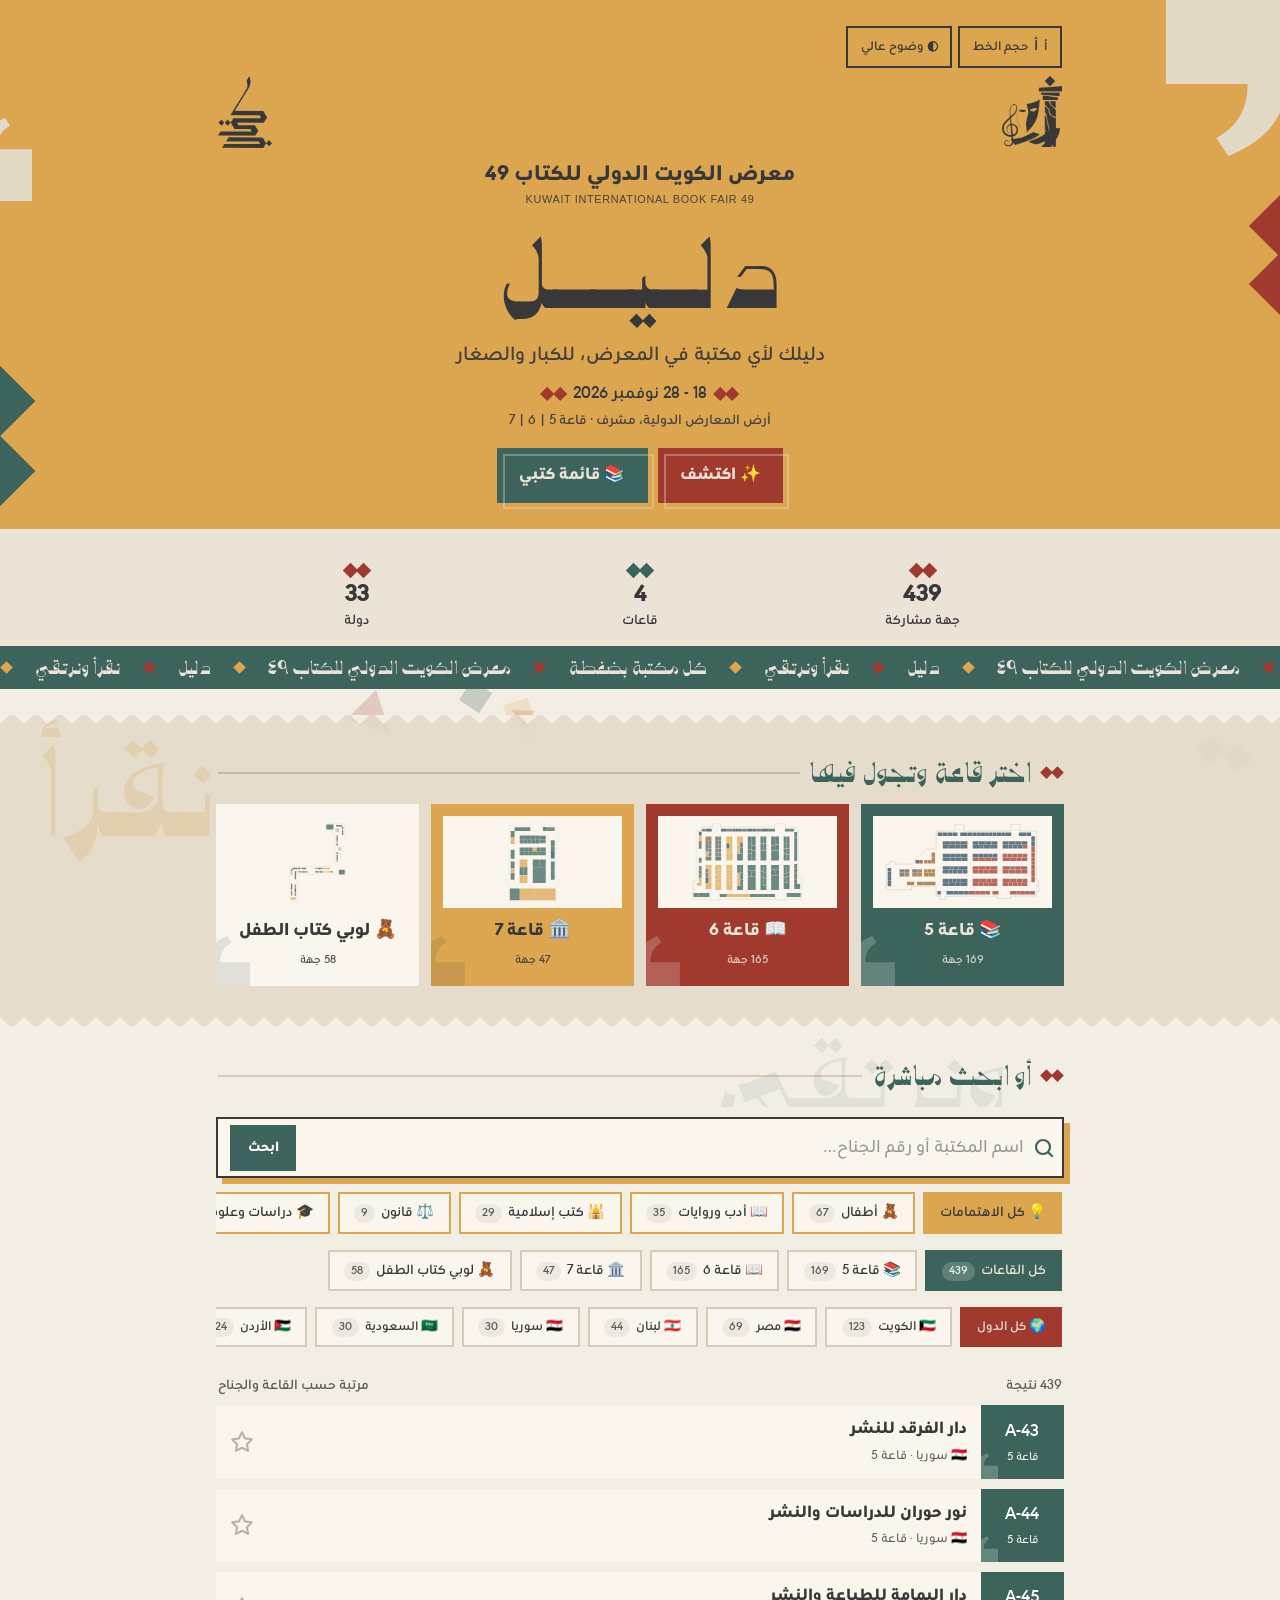
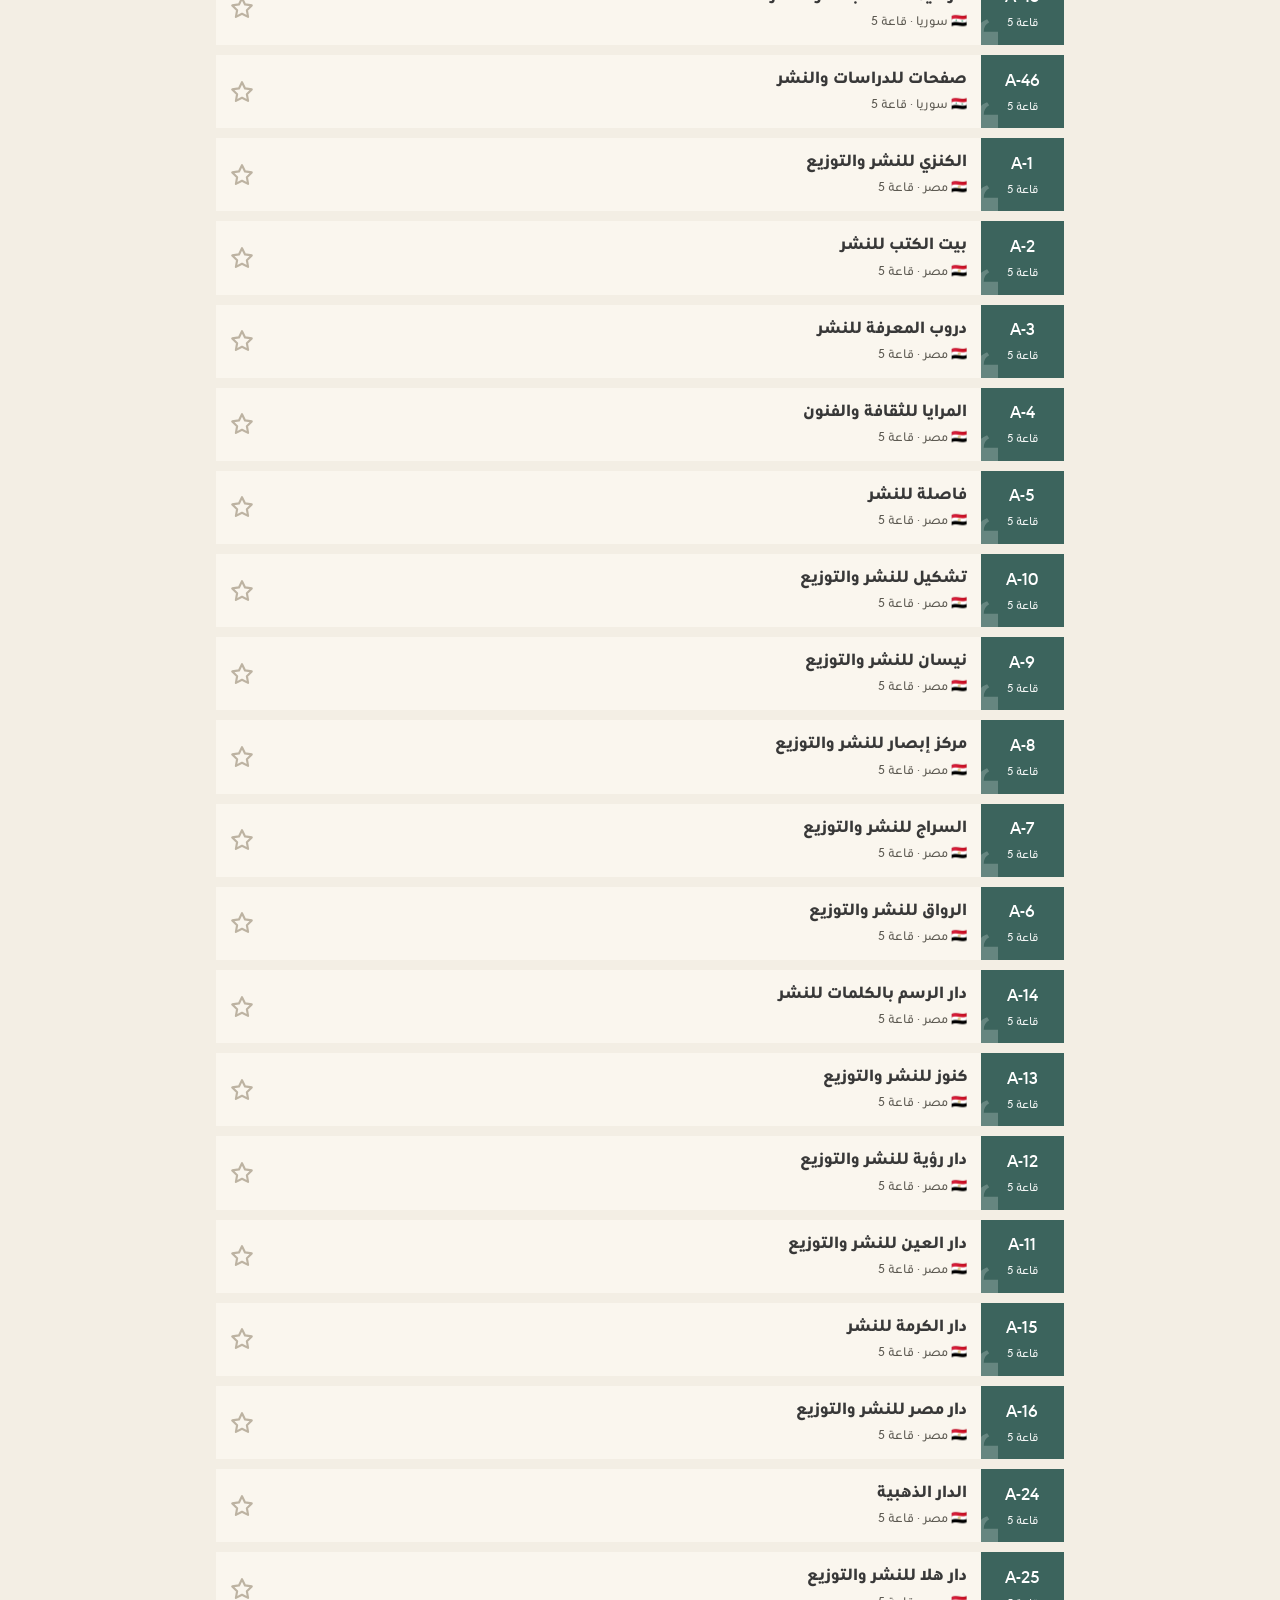
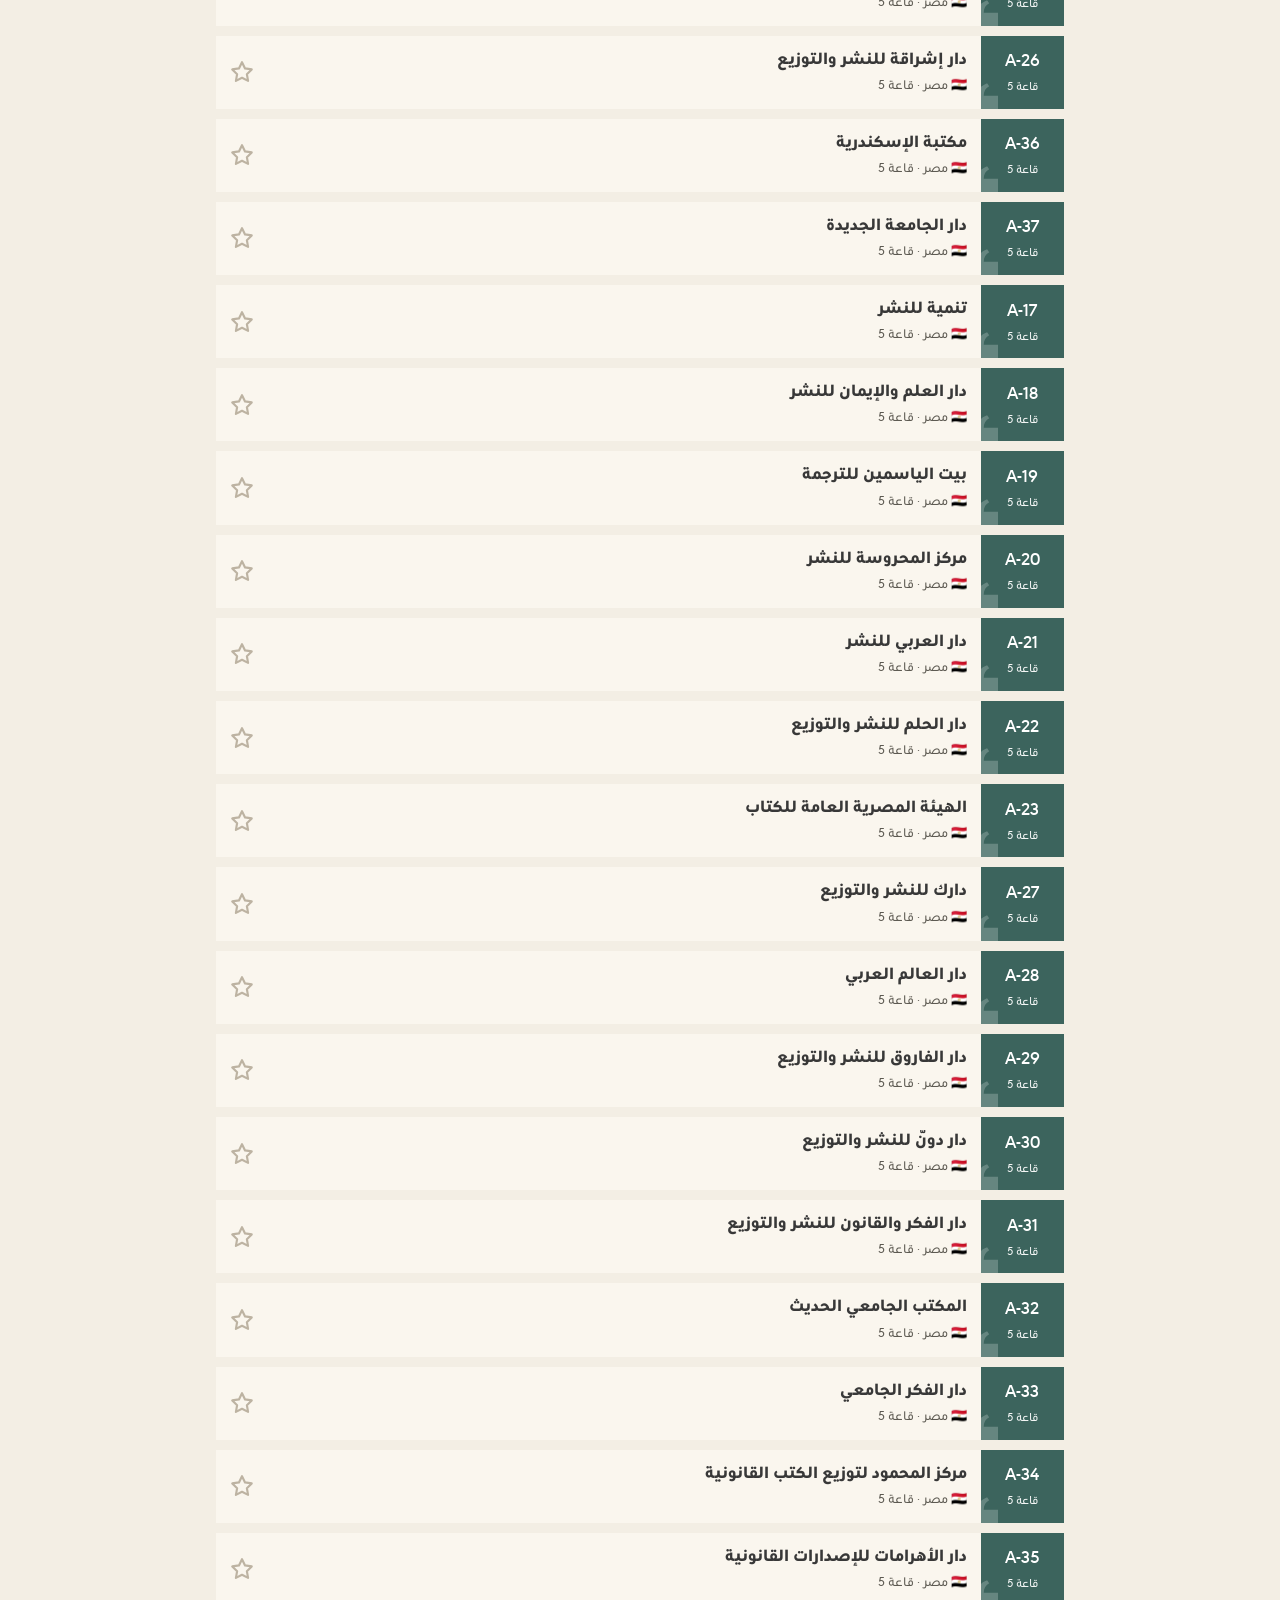
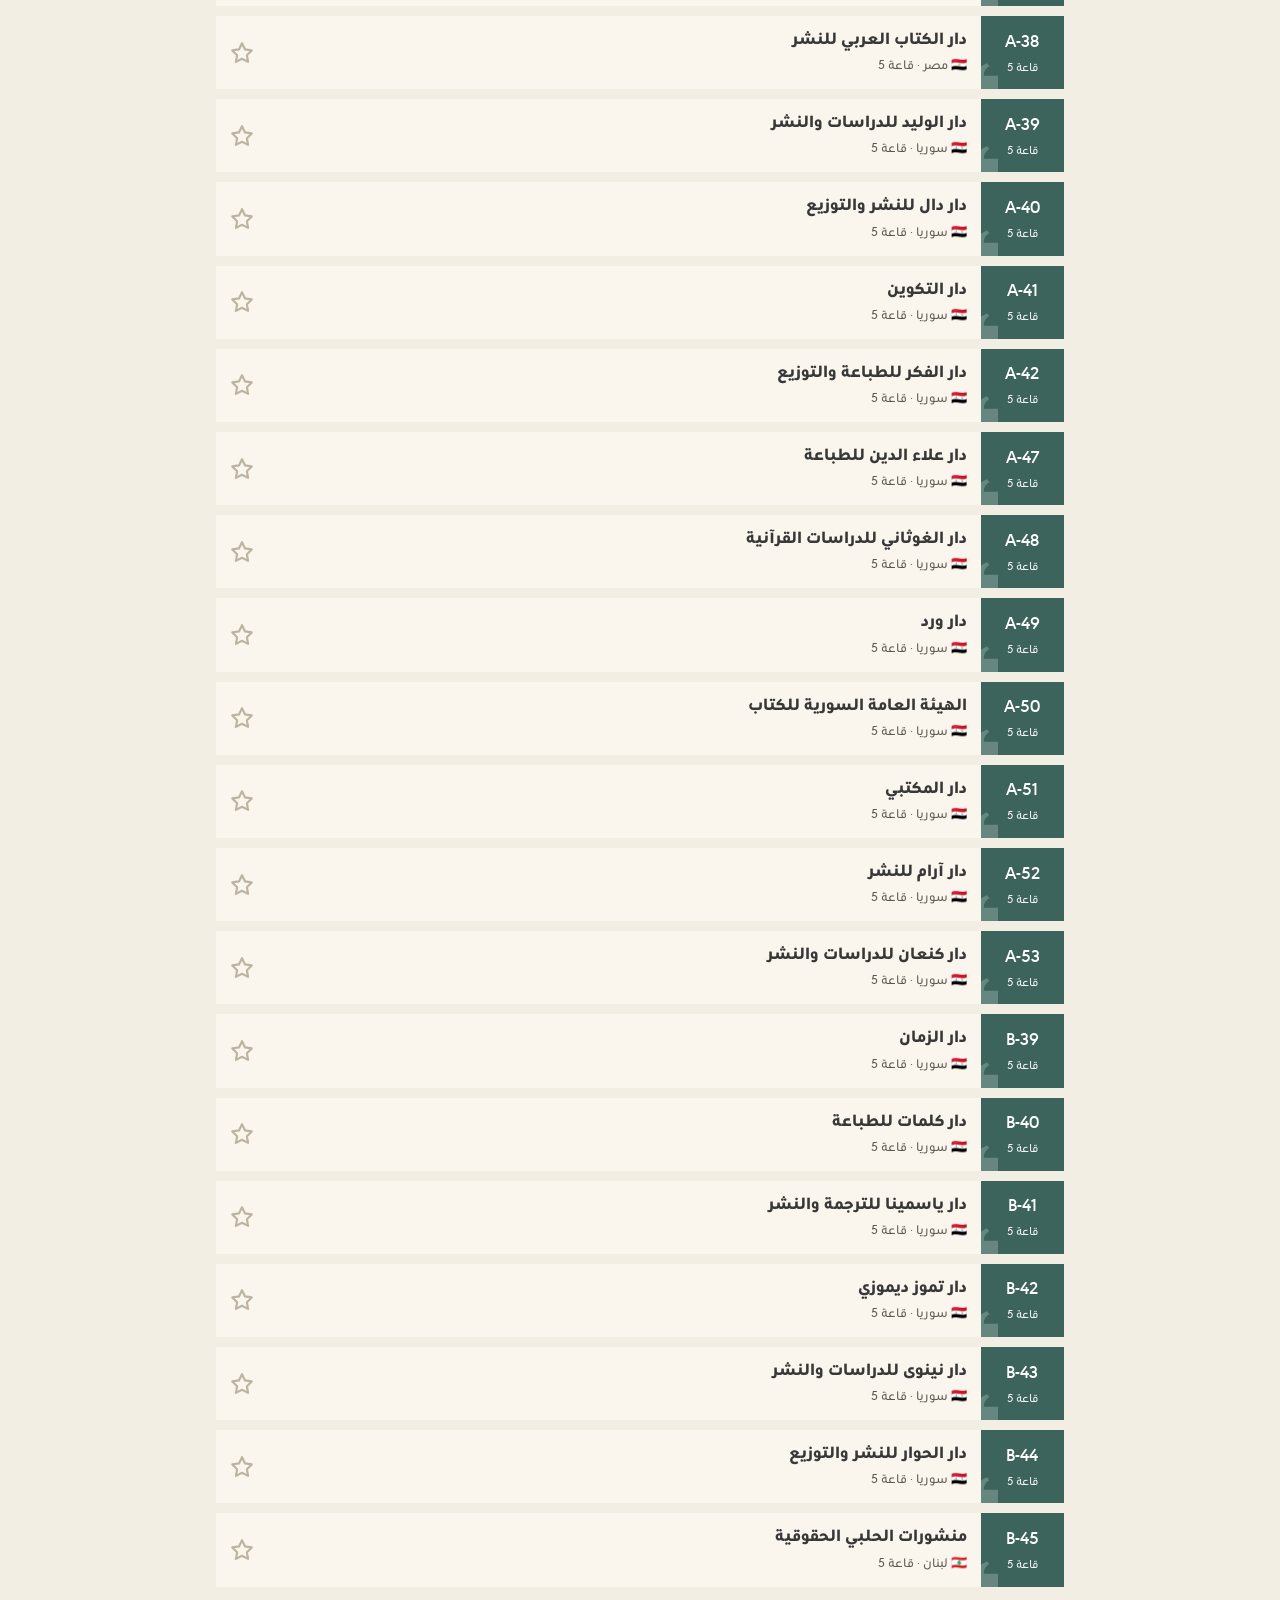
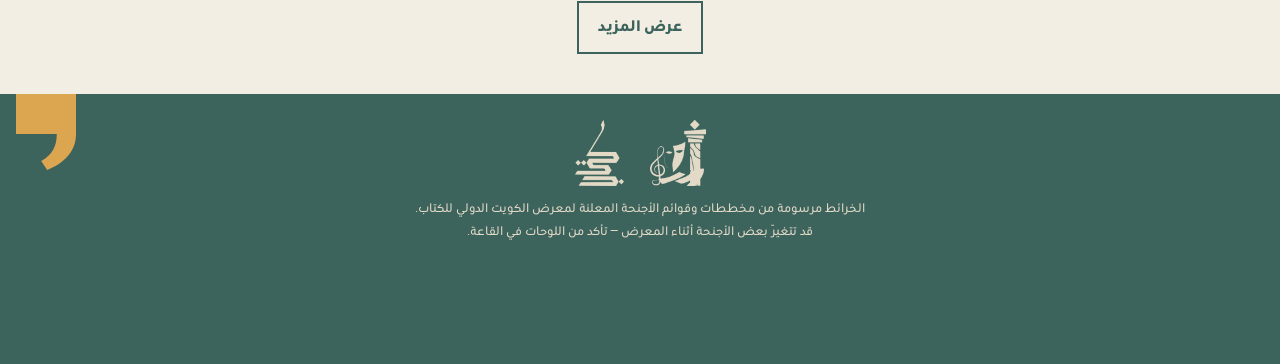
<file: index.html>
<!DOCTYPE html>
<html lang="ar" dir="rtl">
<head>
<meta charset="utf-8">
<meta name="viewport" content="width=device-width, initial-scale=1">
<link rel="manifest" href="manifest.webmanifest">
<link rel="apple-touch-icon" href="icon-180.png">
<meta name="theme-color" content="#dca651">
<meta name="apple-mobile-web-app-capable" content="yes">
<meta name="apple-mobile-web-app-title" content="دليل">
<title>دليل — معرض الكويت الدولي للكتاب</title>
<link rel="preload" href="fonts/URWGeometricArabic-Medium.ttf" as="font" type="font/ttf" crossorigin>
<link rel="preload" href="fonts/Momken-Regular.otf" as="font" type="font/otf" crossorigin>
<style>
:root{
  --paper:#f4efe6; --card:#fffdf8; --ink:#1d2624; --muted:#5f655f; --line:#e3d9c7;
  --green:#1f5e57; --green2:#2f7d73; --maroon:#7a2a2a; --gold:#d9a441; --floor:#fbf7ef; --floor2:#efe6d4;
  --shadow:0 10px 30px -12px rgba(31,40,38,.25);
}
html{font-size:16px} html.fs2{font-size:19px} html.fs3{font-size:22.5px}
body.hc{--paper:#fff;--card:#fff;--ink:#000;--muted:#1b1b1b;--line:#000;--green:#00463f;--maroon:#6b0000;--floor:#fff;--floor2:#ddd}
body.hc .item,body.hc .chip,body.hc .field,body.hc .stat,body.hc .hallcard{border-width:2px}
*{box-sizing:border-box;-webkit-tap-highlight-color:transparent}
html,body{margin:0;background:var(--paper);color:var(--ink);font-family:"Baloo Bhaijaan 2",system-ui,sans-serif}
button{font-family:inherit;cursor:pointer;border:0;background:none;color:inherit;font-size:inherit}
button:focus-visible,input:focus-visible,.item:focus-visible{outline:3px solid var(--gold);outline-offset:2px}
.wrap{max-width:880px;margin:0 auto;padding:0 16px 130px}

/* ---------- top / a11y ---------- */
.a11y{display:flex;gap:6px;justify-content:flex-start;padding-top:12px;flex-wrap:wrap}
.a11y button{display:flex;align-items:center;gap:6px;background:var(--card);border:1px solid var(--line);border-radius:999px;padding:.4rem .8rem;font-size:.82rem;font-weight:600;color:var(--ink)}
.a11y button.on{background:var(--ink);color:var(--paper)}
.hero{padding:14px 0 10px}
.brand{display:flex;align-items:center;gap:12px}
.logo{width:56px;height:56px;border-radius:18px;background:var(--green);display:grid;place-items:center;box-shadow:var(--shadow);flex:none}
.logo svg{width:32px;height:32px}
h1{font-family:"Lalezar",sans-serif;font-size:2.2rem;margin:0;line-height:1.1;color:var(--green)}
h1 span{color:var(--maroon)}
.sub{margin:6px 0 0;color:var(--muted);font-size:.95rem}
.stats{display:flex;gap:8px;margin-top:14px;flex-wrap:wrap}
.stat{background:var(--card);border:1px solid var(--line);border-radius:999px;padding:.35rem .8rem;font-size:.85rem;color:var(--muted)}
.stat b{color:var(--green);font-size:1rem}

/* ---------- halls strip (drawn mini maps) ---------- */
.sect{font-family:"Lalezar",sans-serif;color:var(--green);font-size:1.15rem;margin:22px 2px 10px}
.halls{display:grid;grid-template-columns:repeat(4,1fr);gap:10px}
@media(max-width:620px){.halls{grid-template-columns:repeat(2,1fr)}}
.hallcard{background:var(--card);border:1px solid var(--line);border-radius:18px;padding:10px;text-align:center;box-shadow:var(--shadow);transition:transform .15s}
.hallcard:active{transform:scale(.97)}
.hallcard svg{width:100%;height:82px;display:block}
.hallcard b{display:block;margin-top:6px;font-size:.95rem}
.hallcard small{color:var(--muted);font-size:.78rem}
.hallcard.kids{background:linear-gradient(160deg,#fff4dc,#ffe6ef);border-color:#f2c9a0}

/* ---------- Search ---------- */
.searchbox{position:sticky;top:0;z-index:20;background:linear-gradient(var(--paper) 80%,transparent);padding:10px 0 12px}
.field{display:flex;align-items:center;gap:8px;background:var(--card);border:2px solid var(--line);border-radius:18px;padding:6px 8px 6px 14px;box-shadow:var(--shadow)}
.field:focus-within{border-color:var(--green2)}
.field>svg{flex:none;width:24px;height:24px;color:var(--green)}
.field input{flex:1;min-width:0;border:0;outline:0;background:none;font:inherit;font-size:1.08rem;padding:.6rem 0;color:var(--ink)}
.field input::placeholder{color:#97978f}
.clear{width:36px;height:36px;border-radius:10px;color:var(--muted);display:none}
.clear.on{display:grid;place-items:center}
.surprise{flex:none;display:flex;align-items:center;gap:6px;background:var(--maroon);color:#fff;border-radius:12px;padding:.6rem .8rem;font-weight:600;font-size:.9rem}
.chips{display:flex;gap:8px;overflow-x:auto;padding:12px 2px 2px;scrollbar-width:none}
.chips::-webkit-scrollbar{display:none}
.chip{flex:none;padding:.45rem .9rem;border-radius:999px;border:1px solid var(--line);background:var(--card);font-size:.9rem;color:var(--ink);white-space:nowrap}
.chip small{display:inline-block;color:var(--muted);margin-inline-start:6px;background:rgba(0,0,0,.05);border-radius:999px;padding:0 7px;font-size:.75rem}
.chip.on{background:var(--green);color:#fff;border-color:var(--green)}
.chip.on small{color:#e7f3f0;background:rgba(255,255,255,.18)}
.chips.countries .chip{font-size:.83rem}
.chips.countries .chip.on{background:var(--maroon);border-color:var(--maroon)}

/* ---------- Results ---------- */
.meta{display:flex;justify-content:space-between;align-items:center;margin:14px 2px 8px;color:var(--muted);font-size:.85rem}
.hint{background:#fff6e2;border:1px dashed var(--gold);border-radius:14px;padding:10px 14px;margin:6px 0 10px;font-size:.9rem;color:#3b3220}
.list{display:grid;gap:10px}
.item{display:flex;align-items:stretch;background:var(--card);border:1px solid var(--line);border-radius:18px;overflow:hidden;animation:rise .35s both;cursor:pointer}
.item:active{transform:scale(.985)}
@keyframes rise{from{opacity:0;transform:translateY(8px)}to{opacity:1;transform:none}}
.tag{flex:none;width:5rem;display:flex;flex-direction:column;align-items:center;justify-content:center;gap:2px;color:#fff;padding:10px 4px}
.tag .bn{font-weight:700;font-size:1.15rem;direction:ltr}
.tag .hn{font-size:.72rem;opacity:.95}
.t-h5{background:#1f5e57} .t-h6{background:#7a2a2a} .t-h7{background:#3e4a6b} .t-kids{background:#b5672b}
.body{flex:1;min-width:0;padding:12px 14px}
.name{font-weight:600;font-size:1rem;line-height:1.5}
.name mark{background:#fde9b4;color:inherit;border-radius:4px;padding:0 2px}
.cty{font-size:.82rem;color:var(--muted);margin-top:3px}
.star{flex:none;width:3.3rem;display:grid;place-items:center;color:#bdb3a2}
.star svg{width:26px;height:26px;transition:transform .25s}
.star.on{color:var(--gold)}
.star.on svg{transform:scale(1.15) rotate(-12deg)}
.empty{text-align:center;color:var(--muted);padding:40px 10px;line-height:1.9}
.more{display:block;margin:14px auto;padding:.7rem 1.2rem;border-radius:12px;background:var(--card);border:1px solid var(--line);font-weight:600;color:var(--green)}

/* ---------- dock ---------- */
.dock{position:fixed;inset-inline:0;bottom:14px;z-index:30;display:flex;justify-content:center;pointer-events:none}
.dock button{pointer-events:auto;display:flex;align-items:center;gap:10px;background:var(--ink);color:var(--paper);border-radius:999px;padding:.8rem 1.3rem;font-weight:600;box-shadow:0 14px 30px -10px rgba(0,0,0,.5);transform:translateY(140px);transition:transform .35s cubic-bezier(.2,1.4,.4,1)}
.dock button.on{transform:none}
.dock .cnt{background:var(--gold);color:#1d2624;border-radius:999px;min-width:26px;height:26px;display:grid;place-items:center;font-size:.9rem}

/* ---------- sheets ---------- */
.sheet{position:fixed;inset:0;z-index:50;display:none;flex-direction:column;background:var(--paper)}
.sheet.open{display:flex;animation:fade .25s}
@keyframes fade{from{opacity:0}to{opacity:1}}
.bar{display:flex;align-items:center;gap:10px;padding:10px 12px;background:var(--card);border-bottom:1px solid var(--line)}
.bar h2{flex:1;margin:0;font-size:1.1rem;font-family:"Lalezar",sans-serif;color:var(--green)}
.icon{width:44px;height:44px;border-radius:12px;display:grid;place-items:center;background:#f1ebdf;color:#1d2624;flex:none}
.icon svg{width:22px;height:22px}

/* ---------- drawn map ---------- */
.viewport{position:relative;flex:1;overflow:hidden;touch-action:none;cursor:grab;
  background:radial-gradient(circle at 20% 10%,#e9f1ee 0,transparent 45%),radial-gradient(circle at 90% 90%,#f6e7d4 0,transparent 40%),#ece6da}
body.hc .viewport{background:#e8e8e8}
.viewport.drag{cursor:grabbing}
.stage{position:absolute;left:0;top:0;transform-origin:0 0;will-change:transform}
.stage.anim{transition:transform .75s cubic-bezier(.22,.9,.25,1)}
.stage svg{display:block;overflow:visible}
.floor{fill:var(--floor);stroke:#d8ccb4;stroke-width:3}
.corr{fill:none;stroke:var(--floor);stroke-linecap:round;stroke-linejoin:round}
.corrEdge{fill:none;stroke:#d8ccb4;stroke-linecap:round;stroke-linejoin:round}
.bt rect{stroke-width:2;transition:fill .3s,opacity .3s}
.bt .num{font:700 15px "Baloo Bhaijaan 2",sans-serif;text-anchor:middle;dominant-baseline:central;direction:ltr;pointer-events:none}
.bt .nm{font:600 7.5px "Baloo Bhaijaan 2",sans-serif;text-anchor:middle;dominant-baseline:central;fill:#1d2624;pointer-events:none;opacity:0;transition:opacity .3s}
.zoomed .bt .nm{opacity:1}
.zoomed .bt .num{transform:translateY(-6px)}
.bt{cursor:pointer}
.bt .vs{display:none}
.bt.v .vs{display:inline}
svg.focus .bt rect{opacity:.38}
svg.focus .bt.nb rect,svg.focus .bt.sel rect{opacity:1}
.bt.nb rect{stroke:#d9a441!important;stroke-width:4}
.bt.sel rect{fill:#7a2a2a!important;stroke:#fff!important;stroke-width:4}
.bt.sel .num{fill:#fff!important}
.bt.sel .nm{fill:#fff!important}
.halo{fill:none;stroke:#7a2a2a;stroke-width:5;animation:halo 1.6s ease-out infinite;transform-box:fill-box;transform-origin:center}
.halo.b{animation-delay:.8s}
@keyframes halo{from{transform:scale(.6);opacity:.95}to{transform:scale(1.9);opacity:0}}
.pinG{animation:bob 1.4s ease-in-out infinite}
@keyframes bob{50%{transform:translateY(-8px)}}
.ent text{font:700 14px "Baloo Bhaijaan 2",sans-serif;fill:#fff;text-anchor:middle;dominant-baseline:central}
.compass{position:absolute;inset-inline-end:12px;bottom:12px;z-index:3;background:var(--card);border-radius:14px;box-shadow:var(--shadow);padding:8px 10px;font-size:.75rem;max-width:62%}
.compass .legend{margin-top:6px}
.legend span{display:inline-flex;align-items:center;gap:4px;margin:2px 0 2px 8px;white-space:nowrap}
.legend i{width:12px;height:12px;border-radius:3px;display:inline-block;border:2px solid}
.zoom{position:absolute;inset-inline-start:12px;top:12px;display:flex;flex-direction:column;gap:8px;z-index:3}
.zoom button{width:46px;height:46px;border-radius:14px;background:var(--card);box-shadow:var(--shadow);font-size:1.4rem;font-weight:700;color:var(--green)}
.zoom button.tg{font-size:.7rem;line-height:1.15}
.halltabs{position:absolute;inset-inline-end:12px;top:12px;z-index:3;display:flex;gap:6px;flex-wrap:wrap;justify-content:flex-end;max-width:72%}
.halltabs button{background:var(--card);box-shadow:var(--shadow);border-radius:12px;padding:.45rem .7rem;font-size:.82rem;font-weight:600;color:var(--ink)}
.halltabs button.on{background:var(--green);color:#fff}

.info{background:var(--card);border-top-left-radius:26px;border-top-right-radius:26px;padding:12px 18px 18px;box-shadow:0 -10px 30px -12px rgba(0,0,0,.25);position:relative;z-index:4;max-height:52vh;overflow:auto}
.info .grip{width:44px;height:5px;border-radius:9px;background:#ddd3c2;margin:0 auto 10px}
.info .row{display:flex;gap:12px;align-items:center}
.badge{flex:none;border-radius:16px;color:#fff;padding:8px 12px;text-align:center;min-width:5rem}
.badge b{display:block;font-size:1.3rem;direction:ltr}
.badge span{font-size:.75rem;opacity:.95}
.info .nm{font-weight:700;font-size:1.15rem;line-height:1.45}
.info .ct{color:var(--muted);font-size:.9rem}
.where{margin-top:12px;background:#f6f0e4;border-radius:14px;padding:10px 12px;font-size:.92rem;line-height:1.8;color:#2b2b26}
body.hc .where{background:#fff;border:2px solid #000}
.where button{display:inline;background:#fff;border:1px solid #e3d6bd;border-radius:8px;padding:1px 8px;margin:2px;font-size:.85rem;color:#1d2624}
.actions{display:flex;gap:8px;margin-top:12px;flex-wrap:wrap}
.btn{flex:1;min-width:8.5rem;display:flex;align-items:center;justify-content:center;gap:6px;padding:.8rem;border-radius:14px;font-weight:600;font-size:.92rem;background:#f1ebdf;color:#1d2624}
.btn.pri{background:var(--green);color:#fff}
.btn.gold{background:var(--gold);color:#1d2624}
.btn svg{width:18px;height:18px}
.tour{display:none;align-items:center;gap:8px;margin-top:10px}
.tour.on{display:flex}
.tour .prog{flex:1;text-align:center;font-size:.85rem;color:var(--muted)}
.toast{position:fixed;left:50%;bottom:90px;transform:translate(-50%,40px);opacity:0;background:var(--ink);color:var(--paper);padding:10px 16px;border-radius:12px;font-size:.9rem;z-index:90;transition:all .3s;pointer-events:none;max-width:90%;text-align:center}
.toast.on{opacity:1;transform:translate(-50%,0)}

.vlist{flex:1;overflow:auto;padding:14px 16px 30px}
.vh{display:flex;align-items:center;gap:8px;margin:14px 2px 8px;font-weight:700;color:var(--green)}
.vh i{flex:1;height:1px;background:var(--line)}
.vi{display:flex;align-items:center;gap:10px;background:var(--card);border:1px solid var(--line);border-radius:14px;padding:10px 12px;margin-bottom:8px}
.vi .n{width:30px;height:30px;border-radius:50%;display:grid;place-items:center;background:#efe8da;color:#1d2624;font-weight:700;font-size:.85rem;flex:none}
.vi.done{opacity:.55}
.vi.done .n{background:var(--green);color:#fff}
.vi .tx{flex:1;min-width:0;cursor:pointer}
.vi .tx b{display:block;font-size:.95rem}
.vi .tx span{font-size:.8rem;color:var(--muted)}
.vi .ck{width:40px;height:40px;border-radius:10px;background:#f1ebdf;color:#1d2624;display:grid;place-items:center}
.vi .rm{width:34px;height:34px;color:#a99}
.vfoot .btn{min-width:0;padding:.75rem .5rem}
.vfoot{padding:12px 16px;background:var(--card);border-top:1px solid var(--line);display:flex;gap:8px}
footer{color:var(--muted);font-size:.8rem;text-align:center;margin-top:30px;line-height:1.8}
@media(min-width:760px){ h1{font-size:2.7rem} .info{max-width:760px;margin:0 auto;width:100%} }

/* ================= THEME: playful & bright ================= */
:root{--paper:#fff8ef;--card:#ffffff;--ink:#23213a;--muted:#6b6880;--line:#f0e3d2;
  --green:#0fa79a;--green2:#12b5a5;--maroon:#ff5d6c;--gold:#ffb703;--floor:#fffaf2;--floor2:#ffeeda;
  --violet:#7c5cff;--coral:#ff6b57;--sun:#ffc23d;--sky:#3aa0ff;
  --shadow:0 12px 28px -14px rgba(76,52,140,.35)}
body:not(.hc){background:
  radial-gradient(600px 380px at 105% -5%,#ffe1ec 0,transparent 60%),
  radial-gradient(520px 360px at -10% 12%,#d9f7f2 0,transparent 60%),
  radial-gradient(700px 500px at 50% 110%,#fff0c9 0,transparent 60%),var(--paper);background-attachment:fixed}
body{letter-spacing:0}
.hero{position:relative}
.deco{position:absolute;inset:0;pointer-events:none;z-index:0}
.deco span{position:absolute;font-size:1.6rem;opacity:.85;animation:float 6s ease-in-out infinite}
.deco span:nth-child(1){top:-2px;left:2%;animation-delay:0s}
.deco span:nth-child(2){top:-6px;left:18%;font-size:1.2rem;animation-delay:1.2s}
.deco span:nth-child(3){bottom:58px;left:1%;font-size:1rem;animation-delay:.6s}
@keyframes float{0%,100%{transform:translateY(0) rotate(-6deg)}50%{transform:translateY(-10px) rotate(6deg)}}
.brand,.stats{position:relative;z-index:1}
h1{font-family:"Lalezar",sans-serif;font-weight:400;font-size:2.9rem;line-height:1.05;
  background:linear-gradient(90deg,#7c5cff,#ff5d6c 55%,#ffb703);-webkit-background-clip:text;background-clip:text;color:transparent}
h1 span{color:transparent}
.logo{background:linear-gradient(140deg,#7c5cff,#ff5d6c);border-radius:22px;transform:rotate(-6deg)}
.sub{font-size:1rem;color:var(--muted)}
.stat{border:0;background:#fff;box-shadow:var(--shadow);font-weight:500}
.stat:nth-child(1) b{color:#7c5cff}.stat:nth-child(2) b{color:#ff5d6c}.stat:nth-child(3) b{color:#0fa79a}
.sect{font-family:"Lalezar",sans-serif;font-weight:400;font-size:1.45rem;color:var(--ink)}
.sect::after{content:"";display:block;width:54px;height:6px;border-radius:9px;margin-top:2px;background:linear-gradient(90deg,#ffb703,#ff5d6c)}
.a11y button{border:0;box-shadow:var(--shadow);background:#fff}
.a11y button.on{background:#23213a;color:#fff}
.hallcard{border:0;border-radius:24px;padding:12px;box-shadow:var(--shadow);position:relative;overflow:hidden}
.hallcard::before{content:"";position:absolute;inset:0 0 auto 0;height:7px}
.hallcard[data-hall="h5"]{background:linear-gradient(170deg,#e3fbf7,#fff 60%)}.hallcard[data-hall="h5"]::before{background:#12b5a5}
.hallcard[data-hall="h6"]{background:linear-gradient(170deg,#ffe8e4,#fff 60%)}.hallcard[data-hall="h6"]::before{background:#ff6b57}
.hallcard[data-hall="h7"]{background:linear-gradient(170deg,#ece6ff,#fff 60%)}.hallcard[data-hall="h7"]::before{background:#7c5cff}
.hallcard.kids{background:linear-gradient(160deg,#fff3c4,#ffe0ef 70%)}.hallcard.kids::before{background:linear-gradient(90deg,#ffb703,#ff5d9e,#3aa0ff)}
.hallcard b{font-size:1.08rem;font-weight:700}
.hallcard:hover{transform:translateY(-3px) rotate(-.6deg)}
.field{border:0;border-radius:22px;padding:6px 8px 6px 14px;box-shadow:0 0 0 3px transparent,var(--shadow);background:
  linear-gradient(#fff,#fff) padding-box,linear-gradient(90deg,#7c5cff,#ff5d6c,#ffb703) border-box;border:3px solid transparent}
.field>svg{color:#7c5cff}
.field input{font-size:1.12rem}
.surprise{background:linear-gradient(120deg,#ff5d6c,#ff9f1c);border-radius:16px;padding:.65rem .95rem;font-weight:700;box-shadow:0 8px 18px -8px rgba(255,93,108,.8);animation:wiggle 4s ease-in-out infinite}
@keyframes wiggle{0%,90%,100%{transform:none}93%{transform:rotate(-4deg) scale(1.04)}96%{transform:rotate(4deg) scale(1.04)}}
.chip{border:0;box-shadow:0 4px 12px -8px rgba(76,52,140,.45);font-weight:600}
.chip.on{background:linear-gradient(120deg,#7c5cff,#a26bff);color:#fff}
.chips.countries .chip.on{background:linear-gradient(120deg,#ff5d6c,#ff8a5b)}
.item{border:0;border-radius:22px;box-shadow:var(--shadow);transition:transform .15s}
.item:hover{transform:translateY(-2px)}
.tag{border-radius:18px;margin:6px;width:4.8rem}
.t-h5{background:linear-gradient(150deg,#12b5a5,#0b8f84)}
.t-h6{background:linear-gradient(150deg,#ff6b57,#e8455e)}
.t-h7{background:linear-gradient(150deg,#7c5cff,#5a3fe0)}
.t-kids{background:linear-gradient(150deg,#ffb703,#ff7a3d)}
.name{font-weight:700;font-size:1.05rem}
.name mark{background:#ffe066}
.star.on{color:#ffb703}
.dock button{background:linear-gradient(120deg,#7c5cff,#ff5d6c);color:#fff}
.dock .cnt{background:#ffe066}
.bar h2{font-family:"Lalezar",sans-serif;font-weight:400;font-size:1.35rem;color:var(--ink)}
.icon{background:#f3eefe;color:#5a3fe0;border-radius:14px}
.viewport{background:radial-gradient(circle at 15% 10%,#e3fbf7 0,transparent 40%),radial-gradient(circle at 90% 85%,#ffe8f0 0,transparent 45%),radial-gradient(circle at 80% 15%,#fff3c4 0,transparent 35%),#f6f1ff}
.floor{stroke:#e9d9c3;stroke-width:4}
.bt rect{stroke-width:2.5}
.bt.sel rect{fill:#ff5d6c!important}
.bt.nb rect{stroke:#ffb703!important}
.halo{stroke:#ff5d6c}
.pinG path{fill:#7c5cff}
.zoom button{border-radius:16px;color:#5a3fe0}
.halltabs button{border-radius:14px}
.halltabs button.on{background:linear-gradient(120deg,#7c5cff,#a26bff);color:#fff}
.ent rect{fill:#23213a}
.info{border-top-left-radius:30px;border-top-right-radius:30px}
.info .nm{font-weight:800;font-size:1.25rem}
.badge{border-radius:20px}
.where{background:linear-gradient(140deg,#fff7e0,#ffeef3);border-radius:18px}
.where button{border:0;box-shadow:0 3px 10px -6px rgba(0,0,0,.4);border-radius:10px}
.btn{border-radius:16px;font-weight:700}
.btn.pri{background:linear-gradient(120deg,#0fa79a,#12c4b2)}
.btn.gold{background:linear-gradient(120deg,#ffc23d,#ffb703)}
.vi{border:0;box-shadow:var(--shadow);border-radius:18px}
.vh{color:#7c5cff;font-family:"Lalezar",sans-serif;font-weight:400;font-size:1.15rem}
.toast{background:#23213a;border-radius:16px}
/* high-contrast keeps priority */
body.hc{--paper:#fff;--card:#fff;--ink:#000;--muted:#1b1b1b;--line:#000}
body.hc h1{background:none;color:#000}
body.hc .field{background:#fff;border:3px solid #000}
body.hc .item,body.hc .chip,body.hc .hallcard,body.hc .stat,body.hc .vi{border:2px solid #000;box-shadow:none}
body.hc .chip.on,body.hc .halltabs button.on,body.hc .dock button,body.hc .surprise{background:#000;color:#fff}
body.hc .viewport{background:#eee}

/* ===== v4 additions ===== */
.herobtns{display:flex;gap:10px;margin-top:16px;flex-wrap:wrap;position:relative;z-index:1}
.discover{display:flex;align-items:center;gap:6px;padding:.75rem 1.3rem;border-radius:18px;font-weight:800;font-size:1.05rem;color:#fff;
  background:linear-gradient(120deg,#ff5d6c,#ff9f1c);box-shadow:0 10px 22px -10px rgba(255,93,108,.9);animation:wiggle 4s ease-in-out infinite}
.discover.alt{background:linear-gradient(120deg,#7c5cff,#3aa0ff);box-shadow:0 10px 22px -10px rgba(124,92,255,.9);animation:none}
.surprise{animation:none}
.tags .chip{background:linear-gradient(#fff,#fff) padding-box,linear-gradient(90deg,#ffb703,#ff5d6c) border-box;border:2px solid transparent}
.tags .chip.on{background:linear-gradient(120deg,#ffb703,#ff7a3d);color:#fff;border-color:transparent}
.tagnote{font-size:.75rem;color:var(--muted);margin:6px 4px 0}
.dock{gap:10px}
.dock button#booksDock{background:linear-gradient(120deg,#0fa79a,#3aa0ff)}
.install{margin-top:14px;background:#fff;border-radius:18px;box-shadow:var(--shadow);padding:12px 14px;font-size:.88rem;line-height:1.7;display:flex;gap:10px;align-items:flex-start;position:relative;z-index:1}
.install[hidden]{display:none}
.install b{display:block;font-size:.95rem}
.install .x{margin-inline-start:auto;width:32px;height:32px;border-radius:10px;background:#f3eefe;flex:none}
.install .ins{margin-top:6px;padding:.45rem .9rem;border-radius:12px;background:linear-gradient(120deg,#7c5cff,#a26bff);color:#fff;font-weight:700}
.bintro{background:linear-gradient(140deg,#e3fbf7,#fff7e0);border-radius:16px;padding:10px 14px;font-size:.88rem;line-height:1.7;margin-bottom:12px}
.bform{display:grid;gap:8px;background:#fff;border-radius:20px;padding:12px;box-shadow:var(--shadow)}
.bform input{font:inherit;font-size:1rem;padding:.7rem .9rem;border-radius:14px;border:2px solid var(--line);background:#fffdf9;color:var(--ink);width:100%}
.bform input:focus{outline:none;border-color:#7c5cff}
.libpick{position:relative}
.sugg{position:absolute;inset-inline:0;top:100%;margin-top:4px;background:#fff;border-radius:14px;box-shadow:0 14px 30px -10px rgba(0,0,0,.35);z-index:5;max-height:240px;overflow:auto}
.sugg button{display:block;width:100%;text-align:start;padding:.6rem .9rem;border-bottom:1px solid #f3ece0;font-size:.9rem}
.sugg button small{color:var(--muted)}
.bstats{margin:14px 4px 6px;color:var(--muted);font-size:.85rem}
.bk{display:flex;align-items:center;gap:10px;background:#fff;border-radius:16px;box-shadow:var(--shadow);padding:10px 12px;margin-bottom:8px}
.bk .ck{width:38px;height:38px;border-radius:12px;border:2px solid #cfc6f7;display:grid;place-items:center;font-weight:800;color:#fff;flex:none}
.bk.done .ck{background:#0fa79a;border-color:#0fa79a}
.bk.done .tt b{text-decoration:line-through;opacity:.55}
.bk .tt{flex:1;min-width:0}
.bk .tt b{display:block;font-size:1rem}
.bk .tt span{font-size:.8rem;color:var(--muted)}
.bk .lib{display:inline-block;margin-top:4px;background:#f3eefe;color:#5a3fe0;border-radius:9px;padding:1px 8px;font-size:.78rem;font-weight:600}
.bk .rm{width:32px;height:32px;color:#b9a99a;flex:none}
.vi .bks{display:block;font-size:.78rem;color:#5a3fe0;margin-top:2px}
.mynotes{margin-top:12px;background:#f7f3ff;border-radius:16px;padding:10px 12px}
.mynotes b{font-size:.9rem}
.mynotes ul{margin:6px 0;padding-inline-start:18px;font-size:.88rem;line-height:1.7}
.mynotes .row2{display:flex;gap:6px;margin-top:6px}
.mynotes input,.mynotes textarea{font:inherit;font-size:.92rem;border:2px solid #e4dcff;border-radius:12px;padding:.5rem .7rem;background:#fff;color:var(--ink);width:100%}
.mynotes textarea{min-height:58px;resize:vertical;margin-top:6px}
.mynotes .mini{flex:none;padding:.5rem .8rem;border-radius:12px;background:#7c5cff;color:#fff;font-weight:700}
.wayf{margin-top:12px;background:linear-gradient(140deg,#e3fbf7,#eef6ff);border-radius:16px;padding:12px}
.wayf b{display:block;margin-bottom:6px}
.wayf .row2{display:flex;gap:6px;flex-wrap:wrap;margin-top:6px}
.wayf input{font:inherit;font-size:1rem;border:2px solid #bfe9e3;border-radius:12px;padding:.5rem .7rem;width:7.5rem;direction:ltr;text-align:center}
.wayf .mini{padding:.5rem .8rem;border-radius:12px;background:#0fa79a;color:#fff;font-weight:700}
.wayf .mini.ghost{background:#fff;color:#0b5c54;border:2px solid #bfe9e3}
.wayf .res{font-size:1.02rem;font-weight:700;color:#0b5c54}
.route{fill:none;stroke:#0fa79a;stroke-width:7;stroke-linecap:round;stroke-linejoin:round;stroke-dasharray:2 14;animation:march .8s linear infinite}
.routeBg{fill:none;stroke:#fff;stroke-width:15;stroke-linecap:round;stroke-linejoin:round;opacity:.9}
@keyframes march{to{stroke-dashoffset:-16}}
.youdot{fill:#0fa79a;stroke:#fff;stroke-width:4}
.youpulse{fill:none;stroke:#0fa79a;stroke-width:4;animation:halo 1.6s ease-out infinite;transform-box:fill-box;transform-origin:center}
.youlbl{font:800 15px "Baloo Bhaijaan 2",sans-serif;fill:#0b5c54;paint-order:stroke;stroke:#fff;stroke-width:5;text-anchor:middle}
.picking .viewport{outline:4px dashed #0fa79a;outline-offset:-4px}
.modal{position:fixed;inset:0;z-index:95;background:rgba(35,33,58,.45);display:grid;place-items:center;padding:20px}
.modal[hidden]{display:none}
.mbox{background:#fff;border-radius:24px;padding:18px;max-width:420px;width:100%;box-shadow:0 30px 60px -20px rgba(0,0,0,.5);line-height:1.8}
.mbox h3{margin:0 0 6px;font-family:"Lalezar",sans-serif;font-weight:400;font-size:1.4rem;color:#7c5cff}
.mbox .actions{margin-top:12px}
.mbox textarea{width:100%;font:inherit;font-size:.8rem;direction:ltr;border-radius:12px;border:2px solid var(--line);padding:8px;min-height:70px}
body.hc .discover,body.hc .dock button#booksDock{background:#000;color:#fff}

/* ================= THEME: معرض الكويت الدولي للكتاب 49 — مطابق لإعلانات الحملة ================= */
@font-face{font-family:Momken;src:url(fonts/Momken-Regular.otf) format('opentype');font-weight:400;font-display:swap}
@font-face{font-family:URW;src:url(fonts/URWGeometricArabic-Medium.ttf) format('truetype');font-weight:400 500;font-display:swap}
@font-face{font-family:URW;src:url(fonts/URWGeometricArabic-SemiBold.ttf) format('truetype');font-weight:600 700;font-display:swap}
@font-face{font-family:URW;src:url(fonts/URWGeometricArabic-Heavy.ttf) format('truetype');font-weight:800 900;font-display:swap}
:root{--gold:#dca651;--green:#3c645d;--red:#a13a2e;--cream:#e2d9c7;--cream2:#ebe3d5;--paper:#f3eee4;--card:#faf6ee;
  --ink:#383838;--muted:#5d5a52;--line:#d6cbb6;--green2:#4d786f;--maroon:#a13a2e;--floor:#faf6ee;--floor2:#e2d9c7;
  --shadow:none;--Q:url("data:image/svg+xml,%3Csvg xmlns='http://www.w3.org/2000/svg' viewBox='0 0 100 160'%3E%3Cpath fill='%23e2d9c7' d='M0 0H100V100C100 128 82 148 52 160L42 145C60 135 68 121 68 100H0Z'/%3E%3C/svg%3E")}
html,body{font-family:URW,"IBM Plex Sans Arabic",Tahoma,sans-serif}
body:not(.hc){background:var(--paper)}
h1,.sect,.bar h2,.vh,.mbox h3{font-family:Momken,URW,serif!important;font-weight:400!important}
.dia2{display:inline-flex;gap:2px;vertical-align:middle}.dia2 i{width:.62em;height:.62em;background:currentColor;transform:rotate(45deg);display:block}
@keyframes pulseD{0%,100%{transform:rotate(45deg) scale(1)}50%{transform:rotate(45deg) scale(.6)}}
@keyframes drift{0%,100%{transform:translateY(0) rotate(0)}50%{transform:translateY(-10px) rotate(-3deg)}}
@keyframes slideIn{from{transform:translateX(-120%)}to{transform:none}}
@keyframes rise2{from{opacity:0;transform:translateY(14px)}to{opacity:1;transform:none}}
/* a11y row */
.a11y{position:relative;z-index:3}
.a11y button{background:transparent;border:2px solid currentColor;box-shadow:none;border-radius:0;color:inherit;font-weight:700}
.a11y button.on{background:var(--ink);color:var(--cream);border-color:var(--ink)}
/* ===== HERO = campaign poster ===== */
.poster{--pbg:var(--gold);--pfg:#383838;--pq:var(--cream);--pd:var(--red);--pt:var(--green);
  position:relative;overflow:hidden;margin:0 calc(50% - 50vw);padding:14px max(18px,calc(50vw - 422px)) 0;background:var(--pbg);color:var(--pfg);transition:background .9s,color .9s}
.poster.p-green{--pbg:var(--green);--pfg:var(--cream);--pq:var(--cream);--pd:var(--gold);--pt:var(--red)}
.poster.p-red{--pbg:var(--red);--pfg:var(--cream2);--pq:var(--gold);--pd:var(--gold);--pt:var(--green)}
.poster .q{position:absolute;width:86px;height:138px;background:var(--pq);-webkit-mask:var(--Q) center/contain no-repeat;mask:var(--Q) center/contain no-repeat;transition:background .9s;pointer-events:none}
.poster .q1{top:-36px;inset-inline-start:-6px;animation:drift 7s ease-in-out infinite}
.poster .q2{top:118px;inset-inline-end:-20px;transform:rotate(180deg);width:52px;height:84px;animation:drift2 8s ease-in-out infinite}
.poster .sideD{position:absolute;inset-inline-start:-22px;top:190px;display:flex;flex-direction:column;gap:0;pointer-events:none;animation:slideR .9s .2s both}
@keyframes slideR{from{transform:translateX(80px)}to{transform:none}}
@keyframes drift2{0%,100%{transform:rotate(180deg) translateY(0)}50%{transform:rotate(180deg) translateY(8px)}}
.poster .sideD i{width:44px;height:44px;background:var(--pd);transform:rotate(45deg);display:block;margin-top:14px;transition:background .9s}
.poster .sideT{position:absolute;inset-inline-end:-25px;bottom:150px;display:flex;flex-direction:column;pointer-events:none}
.poster .sideT i{width:50px;height:50px;background:var(--pt);transform:rotate(45deg);display:block;margin-top:20px;transition:background .9s}
.poster .logos{display:flex;justify-content:space-between;align-items:flex-start;position:relative;z-index:2;margin-top:8px}
.mk{display:block;background:currentColor;-webkit-mask:center/contain no-repeat;mask:center/contain no-repeat}
.mk.nccal{width:46px;height:54px;-webkit-mask-image:url(brand/nccal-logo-white.png);mask-image:url(brand/nccal-logo-white.png)}
.mk.fair{width:40px;height:54px;-webkit-mask-image:url(brand/fair-logo.png);mask-image:url(brand/fair-logo.png)}
.hero{padding-bottom:0}
.hero .center{position:relative;z-index:2;text-align:center;padding:12px 34px 6px}
.kicker{font-weight:800;font-size:1.05rem;line-height:1.4;letter-spacing:0}
.kicker small{display:block;font-family:Arial,sans-serif;font-weight:400;font-size:.68rem;letter-spacing:.06em;margin-top:2px;opacity:.9}
h1{background:none;-webkit-background-clip:initial;background-clip:initial;color:inherit;font-size:5.2rem;line-height:1.15;margin:4px 0 0;animation:rise2 .8s both}
h1 span{color:inherit}
.hero .sub{color:inherit;opacity:.92;font-size:1.08rem;font-weight:600;margin:0 auto;max-width:28em}
.when{display:inline-flex;align-items:center;gap:8px;margin-top:10px;font-weight:700;font-size:.92rem}
.when .dia2{color:var(--pd);transition:color .9s}
.herobtns{justify-content:center;margin-top:16px}
.where2{font-size:.85rem;font-weight:600;opacity:.9;margin-top:2px}
@media(min-width:760px){h1{font-size:7rem}.kicker{font-size:1.35rem}.hero .sub{font-size:1.25rem}.when{font-size:1.05rem}.mk.nccal{width:60px;height:72px}.mk.fair{width:54px;height:72px}.poster .q1{width:120px;height:192px}}
.discover{border-radius:0;background:var(--red);color:var(--cream2);box-shadow:none;animation:none;font-weight:800;padding:.8rem 1.4rem;position:relative;transition:transform .15s}
.discover.alt{background:var(--green);box-shadow:none}
.poster.p-red .discover{background:var(--green)}.poster.p-red .discover.alt{background:#383838}
.poster.p-green .discover.alt{background:#383838}
.discover:active{transform:translate(2px,2px)}
.discover::after{content:"";position:absolute;inset:6px -6px -6px 6px;border:2px solid currentColor;opacity:.35;pointer-events:none}
.install{background:var(--cream2);border:0;box-shadow:none;border-radius:0;color:#383838;margin-top:16px;position:relative;z-index:2}
.install .x{background:var(--cream);border-radius:0}.install .ins{background:var(--green);border-radius:0}
/* stats band like the ad's bottom strip */
.stats{position:relative;z-index:2;margin:20px calc(-1 * max(18px,calc(50vw - 422px))) 0;background:var(--cream2);padding:16px max(18px,calc(50vw - 422px)) 14px;display:grid;grid-template-columns:repeat(3,1fr);gap:4px}
.stat{background:none;border:0;box-shadow:none;border-radius:0;padding:0;text-align:center;color:#383838;font-weight:700;font-size:.9rem;display:flex;flex-direction:column;align-items:center}
.stat::before{content:"";width:34px;height:14px;margin-bottom:6px;background:
  conic-gradient(from 45deg at 25% 50%,var(--red) 0 25%,transparent 0) 0 0/50% 100% no-repeat,
  conic-gradient(from 45deg at 25% 50%,var(--red) 0 25%,transparent 0) 100% 0/50% 100% no-repeat}
.stat::before{background:none;-webkit-mask:none}
.stat i.dd{display:flex;gap:2px;margin-bottom:6px}.stat i.dd b{width:11px;height:11px;transform:rotate(45deg);display:block;background:var(--red);animation:pulseD 2.6s ease-in-out infinite}
.stat:nth-child(2) i.dd b{background:var(--green);animation-delay:.4s}.stat:nth-child(3) i.dd b{animation-delay:.8s}
.stat b{color:#383838!important;font-size:1.55rem;font-weight:900;line-height:1.1}
/* section titles */
.sect{color:var(--green);font-size:2rem;margin:30px 2px 12px;display:flex;align-items:center;gap:10px}
.sect::after{content:"";flex:1;height:2px;background:var(--line);width:auto;border-radius:0;margin:0}
.sect .dia2{color:var(--red);font-size:.9rem}
/* hall cards = mini posters */
.halls{gap:12px}
.hallcard{position:relative;border:0;border-radius:0;box-shadow:none;padding:12px 12px 14px;overflow:hidden;color:var(--cream2);text-align:center;animation:rise2 .6s both;transition:transform .2s}
.hallcard:nth-child(2){animation-delay:.08s}.hallcard:nth-child(3){animation-delay:.16s}.hallcard:nth-child(4){animation-delay:.24s}
.hallcard[data-hall="h5"]{background:var(--green)!important}
.hallcard[data-hall="h6"]{background:var(--red)!important}
.hallcard[data-hall="h7"]{background:var(--gold)!important;color:#383838}
.hallcard.kids{background:var(--card)!important;color:#383838}.hallcard.kids::before,.hallcard[data-hall="h7"]::before{background:rgba(56,56,56,.12)!important}
.hallcard::before{content:"";position:absolute;inset:auto auto -20px -10px!important;width:44px!important;height:70px!important;background:rgba(255,255,255,.2)!important;-webkit-mask:var(--Q) center/contain no-repeat;mask:var(--Q) center/contain no-repeat;transform:rotate(180deg);transition:transform .4s}
.hallcard:hover{transform:translateY(-3px)}.hallcard:hover::before{transform:rotate(180deg) translateY(8px)}
.hallcard svg{background:var(--card);padding:6px;height:92px;position:relative}
.hallcard b{color:inherit;font-size:1.15rem;font-weight:800;margin-top:8px}
.hallcard small{color:inherit;opacity:.85;font-weight:600}
/* search */
.searchbox{background:linear-gradient(var(--paper) 82%,transparent)}
.field{background:var(--card);border:2px solid #383838;border-radius:0;box-shadow:6px 6px 0 var(--gold);padding:5px 6px 5px 12px}
.field:focus-within{border-color:var(--green);box-shadow:6px 6px 0 var(--green)}
.field>svg{color:var(--green)}
.surprise{background:var(--green);border-radius:0;box-shadow:none;font-weight:800;padding:.65rem 1.1rem}
.chips{padding-top:14px}
.chip{box-shadow:none;border:2px solid var(--line);background:var(--card);border-radius:0;font-weight:700;color:var(--ink);transition:background .2s,color .2s}
.chip.on{background:var(--green);border-color:var(--green);color:var(--cream2)}
.chips.countries .chip.on{background:var(--red);border-color:var(--red)}
.tags .chip{background:var(--card);border:2px solid var(--gold)}
.tags .chip.on{background:var(--gold);border-color:var(--gold);color:#383838}
.hint{background:var(--cream2);border:0;border-inline-start:6px solid var(--gold);color:var(--ink);border-radius:0}
.meta{font-weight:600}
/* results */
.item{border:0;border-radius:0;box-shadow:none;background:var(--card);border-inline-start:0;position:relative;transition:transform .15s,box-shadow .15s}
.item:hover{transform:translate(-2px,-2px);box-shadow:4px 4px 0 var(--cream)}
.tag{border-radius:0;margin:0;width:5.2rem;position:relative;overflow:hidden}
.tag::after{content:"";position:absolute;width:22px;height:34px;bottom:-8px;inset-inline-end:-4px;background:rgba(255,255,255,.22);-webkit-mask:var(--Q) center/contain no-repeat;mask:var(--Q) center/contain no-repeat;transform:rotate(180deg)}
.t-h5{background:var(--green)}.t-h6{background:var(--red)}.t-h7{background:var(--gold);color:#383838!important}.t-kids{background:#8c6a3c}
.name{color:var(--ink);font-weight:800}
.name mark{background:#f0d6a4}
.star.on{color:var(--gold)}
.more{border-radius:0;border:2px solid var(--green);color:var(--green);background:transparent;font-weight:800}
/* footer = green poster */
footer{margin:40px calc(50% - 50vw) 0;padding:26px max(18px,calc(50vw - 422px)) 120px;background:var(--green);color:var(--cream);position:relative;overflow:hidden}
footer::before{content:"";position:absolute;top:-20px;inset-inline-end:16px;width:60px;height:96px;background:var(--gold);-webkit-mask:var(--Q) center/contain no-repeat;mask:var(--Q) center/contain no-repeat}
.foot-logos{display:flex;justify-content:center;align-items:center;gap:26px;margin-bottom:12px;color:var(--cream)}
.foot-logos .mk.nccal{width:56px;height:66px}.foot-logos .mk.fair{width:50px;height:66px}
.wrap{padding-bottom:0}
/* dock */
.dock button{background:var(--green);border-radius:0;box-shadow:5px 5px 0 rgba(56,56,56,.35)}
.dock button#booksDock{background:var(--red)}
.dock .cnt{background:var(--gold);color:#383838;border-radius:0}
/* sheets */
.bar{background:var(--gold);border-bottom:0;color:#383838}
.bar h2{color:#383838;font-size:1.6rem}
.icon{background:var(--cream2);color:#383838;border-radius:0;border:0}
.sheet{background:var(--paper)}
/* map (layout unchanged, colors only) */
.viewport{background:var(--cream)}
.floor{fill:var(--floor);stroke:#b9ab90;stroke-width:4}
.bt.sel rect{fill:var(--red)!important}
.bt.nb rect{stroke:var(--gold)!important}
.halo{stroke:var(--red)}
.pinG path{fill:var(--green)}
.zoom button{border-radius:0;color:var(--green);box-shadow:3px 3px 0 rgba(56,56,56,.25)}
.halltabs button{border-radius:0;box-shadow:3px 3px 0 rgba(56,56,56,.2)}
.halltabs button.on{background:var(--green);color:var(--cream2)}
.ent rect{fill:#383838}
.compass{border-radius:0;box-shadow:3px 3px 0 rgba(56,56,56,.2)}
.info{border-radius:0;border-top:6px solid var(--gold)}
.info .grip{background:var(--line);border-radius:0}
.badge{border-radius:0}
.where{background:var(--cream2);border-radius:0;color:var(--ink);border-inline-start:6px solid var(--green)}
.where button{border-radius:0;border:0}
.btn{border-radius:0;background:var(--cream2);border:0;color:var(--ink);font-weight:800}
.btn.pri{background:var(--green);color:var(--cream2)}
.btn.gold{background:var(--gold);color:#383838}
.btn.way{background:var(--red)!important;color:var(--cream2)!important}
.vi{border:0;box-shadow:none;border-radius:0;background:var(--card)}
.vi .n{border-radius:0}
.vi.done .n{background:var(--green)}
.vi .ck{border-radius:0;background:var(--cream2)}
.vh{color:var(--green);font-size:1.4rem}
.toast{background:#383838;color:var(--cream2);border-radius:0;border-inline-start:6px solid var(--gold)}
.bintro{background:var(--cream2);border-radius:0;border-inline-start:6px solid var(--gold)}
.bform{border:0;box-shadow:none;border-radius:0;background:var(--card)}
.bform input{border-radius:0;background:#fff;border-color:var(--line)}
.bform input:focus{border-color:var(--green)}
.bk{border:0;box-shadow:none;border-radius:0;background:var(--card)}
.bk .ck{border-radius:0;border-color:var(--line)}
.bk.done .ck{background:var(--green);border-color:var(--green)}
.bk .lib{background:var(--cream2);color:var(--green);border-radius:0}
.vi .bks{color:var(--green)}
.mynotes{background:var(--cream2);border-radius:0}
.mynotes input,.mynotes textarea{border-color:var(--line);border-radius:0}
.mynotes .mini{background:var(--green);border-radius:0}
.wayf{background:#dfe8e3;border-radius:0;border-inline-start:6px solid var(--green)}
.wayf input{border-color:#b6c9c2;border-radius:0}
.wayf .mini{background:var(--green);border-radius:0}
.wayf .mini.ghost{background:#fff;color:var(--green);border-color:#b6c9c2}
.wayf .res{color:var(--green)}
.route{stroke:var(--green)}
.youdot{fill:var(--red)}.youpulse{stroke:var(--red)}
.youlbl{fill:var(--red);font-family:URW,sans-serif}
.bt .num,.bt .nm,.ent text{font-family:URW,sans-serif}
.picking .viewport{outline-color:var(--red)}
.modal{background:rgba(56,56,56,.55)}
.mbox{border-radius:0;border-top:8px solid var(--gold)}
.mbox h3{color:var(--green)}
.sugg{border-radius:0}

/* ===== حياة الخلفية ===== */
html,body{overflow-x:clip}
.band,.zone{overflow-x:clip}
#bgfx,#fxTop{position:fixed;inset:0;width:100vw;height:100vh;z-index:0;pointer-events:none}
#fxTop{z-index:45}
.wrap{position:relative;z-index:1}
body.hc #bgfx,body.hc #fxTop,body.hc .ticker,body.hc .gword{display:none}
body.hc *{animation:none!important}
/* شريط «نقرأ ونرتقي» المتحرك */
.ticker{margin:0 calc(50% - 50vw);background:var(--green);color:var(--cream2);overflow:hidden;white-space:nowrap;position:relative;z-index:2;border-block:0;direction:ltr}
.ticker .tk{display:inline-flex;align-items:center;gap:22px;padding:9px 0;animation:tick 38s linear infinite;font-family:Momken,URW,serif;font-size:1.35rem}
.ticker .tk span{direction:rtl}
.ticker .tk i{width:9px;height:9px;background:var(--gold);transform:rotate(45deg);display:inline-block;margin-inline:2px}
.ticker .tk i.r{background:var(--red)}
@keyframes tick{from{transform:translateX(-50%)}to{transform:translateX(0)}}
/* شريط القاعات: لوحة كريمية بحافة مسننة مثل مثلثات الإعلانات */
.band{position:relative;margin:26px calc(50% - 50vw) 0;padding:34px max(16px,calc(50vw - 424px)) 40px;background:rgba(226,217,199,.86)}
.band::before,.band::after{content:"";position:absolute;inset-inline:0;height:16px;background:
  linear-gradient(135deg,var(--paper) 25%,transparent 25%) 0 0/24px 16px repeat-x,
  linear-gradient(-135deg,var(--paper) 25%,transparent 25%) 0 0/24px 16px repeat-x}
.band::before{top:0}
.band::after{bottom:0;transform:scaleY(-1)}
.band .sect{margin-top:4px;position:relative;z-index:1}
.band .sect::after{background:#c9bba0}
.gword{position:absolute;font-family:Momken,serif;font-size:9rem;line-height:1;color:var(--gold);opacity:.22;pointer-events:none;white-space:nowrap;z-index:0;will-change:transform}
.band .gword{top:6px;inset-inline-end:-10px}
.halls{position:relative;z-index:1}
.gword.g2{color:var(--green);opacity:.1;font-size:7.5rem}
.zone{position:relative}
.zone .gword{top:-34px;inset-inline-start:-20px}
/* ظهور الأقسام عند التمرير */
.rv{opacity:0;transform:translateY(22px);transition:opacity .7s ease,transform .7s cubic-bezier(.2,.8,.2,1)}
.rv.in{opacity:1;transform:none}
@media (prefers-reduced-motion:reduce){.rv{opacity:1;transform:none}.ticker .tk{animation:none}}
/* high contrast keeps priority */
body.hc{--paper:#fff;--card:#fff;--ink:#000;--muted:#1b1b1b;--line:#000;--green:#00463f;--red:#8a0000;--gold:#ffd27a}
body.hc .poster{background:#fff!important;color:#000!important}
body.hc .poster .q,body.hc .poster .sideD,body.hc .poster .sideT{display:none}
body.hc .hallcard{border:3px solid #000!important}
body.hc .chip.on,body.hc .halltabs button.on,body.hc .dock button,body.hc .surprise,body.hc .discover,body.hc .dock button#booksDock{background:#000;color:#fff}

@media (prefers-reduced-motion:reduce){*{animation:none!important;transition:none!important}}
/* الشريط السفلي: حجم ثابت معقول حتى مع تكبير الخط، ويختفي وقت ما تكون أزرار الواجهة ظاهرة عشان ما يغطيها */
.dock button{white-space:nowrap;font-size:16px;padding:11px 16px}
html.fs2 .dock button,html.fs3 .dock button{font-size:18px}
.dock .cnt{font-size:15px}
.dock{transition:opacity .3s,transform .3s}
body.herocta .dock{opacity:0;transform:translateY(130%);pointer-events:none}
body.herocta .dock button{pointer-events:none}
</style>
</head>
<body>
<canvas id="bgfx" aria-hidden="true"></canvas><canvas id="fxTop" aria-hidden="true"></canvas>
<div class="wrap">
  <header class="hero poster" id="poster">
    <span class="q q1" aria-hidden="true"></span><span class="q q2" aria-hidden="true"></span>
    <span class="sideD" aria-hidden="true"><i></i><i></i></span><span class="sideT" aria-hidden="true"><i></i><i></i></span>
    <div class="a11y" role="toolbar" aria-label="إعدادات العرض">
      <button id="fsBtn" aria-label="تكبير الخط"><b>أ</b><b style="font-size:1.2em">أ</b> حجم الخط</button>
      <button id="hcBtn" aria-pressed="false">◐ وضوح عالي</button>
    </div>
    <div class="logos"><span class="mk nccal" role="img" aria-label="المجلس الوطني للثقافة والفنون والآداب"></span><span class="mk fair" role="img" aria-label="معرض الكويت الدولي للكتاب"></span></div>
    <div class="center">
      <div class="kicker">معرض الكويت الدولي للكتاب 49<small>KUWAIT INTERNATIONAL BOOK FAIR 49</small></div>
      <h1>دلـيــل</h1>
      <p class="sub">دليلك لأي مكتبة في المعرض، للكبار والصغار</p>
      <div class="when"><span class="dia2" aria-hidden="true"><i></i><i></i></span>18 - 28 نوفمبر 2026<span class="dia2" aria-hidden="true"><i></i><i></i></span></div><div class="where2">أرض المعارض الدولية، مشرف · <span style="white-space:nowrap">قاعة 5 | 6 | 7</span></div>
      <div class="herobtns"><button class="discover" id="rnd" aria-label="اكتشف مكتبة عشوائية">✨ اكتشف</button><button class="discover alt" id="booksHero">📚 قائمة كتبي</button></div>
      <div class="install" id="install" hidden></div>
    </div>
    <div class="stats" id="stats"></div>
  </header>
  <div class="ticker" aria-hidden="true"><div class="tk"><i></i><span>نقرأ ونرتقي</span><i class="r"></i><span>دليل</span><i></i><span>معرض الكويت الدولي للكتاب 49</span><i class="r"></i><span>كل مكتبة بضغطة</span><i></i><span>نقرأ ونرتقي</span><i class="r"></i><span>دليل</span><i></i><span>معرض الكويت الدولي للكتاب 49</span><i class="r"></i><span>كل مكتبة بضغطة</span><i></i><span>نقرأ ونرتقي</span><i class="r"></i><span>دليل</span><i></i><span>معرض الكويت الدولي للكتاب 49</span><i class="r"></i><span>كل مكتبة بضغطة</span><i></i><span>نقرأ ونرتقي</span><i class="r"></i><span>دليل</span><i></i><span>معرض الكويت الدولي للكتاب 49</span><i class="r"></i><span>كل مكتبة بضغطة</span></div></div>

  <section class="band"><span class="gword" aria-hidden="true" data-par=".18">نقرأ</span>
  <div class="sect rv"><span class="dia2" aria-hidden="true"><i></i><i></i></span>اختر قاعة وتجول فيها</div>
  <div class="halls" id="halls"></div>
  </section>

  <div class="zone"><span class="gword g2" aria-hidden="true" data-par="-.12">ونرتقي</span>
  <div class="sect rv"><span class="dia2" aria-hidden="true"><i></i><i></i></span>أو ابحث مباشرة</div></div>
  <div class="searchbox">
    <div class="field">
      <svg viewBox="0 0 24 24" fill="none" stroke="currentColor" stroke-width="2.2" stroke-linecap="round"><circle cx="11" cy="11" r="7"/><path d="m20 20-3.5-3.5"/></svg>
      <input id="q" type="search" autocomplete="off" placeholder="اسم المكتبة أو رقم الجناح…" aria-label="بحث عن مكتبة" enterkeyhint="search">
      <button class="clear" id="clr" aria-label="مسح البحث"><svg width="18" height="18" viewBox="0 0 24 24" fill="none" stroke="currentColor" stroke-width="2.4" stroke-linecap="round"><path d="M6 6l12 12M18 6 6 18"/></svg></button>
      <button class="surprise" id="go">ابحث</button>
    </div>
    <div class="chips tags" id="tagChips"></div>
    <div class="chips" id="hallChips"></div>
    <div class="chips countries" id="ctyChips"></div>
  </div>

  <div class="meta"><span id="count"></span><span id="sortNote"></span></div>
  <div id="hintBox"></div>
  <div class="list" id="list"></div>
  <button class="more" id="more" hidden>عرض المزيد</button>

  <footer>
    <div class="foot-logos"><span class="mk nccal" role="img" aria-label="المجلس الوطني للثقافة والفنون والآداب"></span><span class="mk fair" role="img" aria-label="معرض الكويت الدولي للكتاب"></span></div>
    الخرائط مرسومة من مخططات وقوائم الأجنحة المعلنة لمعرض الكويت الدولي للكتاب.<br>
    قد تتغيّر بعض الأجنحة أثناء المعرض — تأكد من اللوحات في القاعة.
  </footer>
</div>

<div class="dock"><button id="booksDock" class="on">📚 كتبي <span class="cnt" id="booksCnt">0</span></button><button id="dockBtn"><span class="cnt" id="dockCnt">0</span>قائمة زيارتي</button></div>

<section class="sheet" id="mapSheet" aria-label="الخريطة">
  <div class="bar">
    <button class="icon" id="mapClose" aria-label="رجوع"><svg viewBox="0 0 24 24" fill="none" stroke="currentColor" stroke-width="2.4" stroke-linecap="round" stroke-linejoin="round"><path d="M9 6l6 6-6 6"/></svg></button>
    <h2 id="mapTitle">الخريطة</h2>
  </div>
  <div class="viewport" id="vp">
    <div class="stage" id="stage"></div>
    <div class="zoom">
      <button id="zin" aria-label="تكبير">+</button>
      <button id="zout" aria-label="تصغير">−</button>
      <button id="zfit" class="tg" aria-label="القاعة كاملة">القاعة<br>كاملة</button>
    </div>
    <div class="halltabs" id="hallTabs"></div>
    <div class="compass" id="compass"><button id="legBtn" aria-expanded="false" style="font-weight:700;font-size:.78rem">🎨 دليل الألوان</button><div class="legend" id="legend" hidden></div></div>
  </div>
  <div class="info" id="info"></div>
</section>

<section class="sheet" id="visitSheet" aria-label="قائمة زيارتي">
  <div class="bar">
    <button class="icon" id="visitClose" aria-label="رجوع"><svg viewBox="0 0 24 24" fill="none" stroke="currentColor" stroke-width="2.4" stroke-linecap="round" stroke-linejoin="round"><path d="M9 6l6 6-6 6"/></svg></button>
    <h2>قائمة زيارتي</h2>
    <button class="icon" id="copyList" aria-label="نسخ القائمة"><svg viewBox="0 0 24 24" fill="none" stroke="currentColor" stroke-width="2" stroke-linecap="round" stroke-linejoin="round"><rect x="9" y="9" width="11" height="11" rx="2"/><path d="M5 15V5a2 2 0 0 1 2-2h8"/></svg></button>
  </div>
  <div class="vlist" id="vlist"></div>
  <div class="vfoot"><button class="btn pri" id="startTour">ابدأ الجولة بالترتيب</button><button class="btn gold" id="shareList">🔗 شارك القائمة</button><button class="btn" id="clearList">تفريغ</button></div>
</section>

<section class="sheet" id="booksSheet" aria-label="قائمة كتبي">
  <div class="bar">
    <button class="icon" id="booksClose" aria-label="رجوع"><svg viewBox="0 0 24 24" fill="none" stroke="currentColor" stroke-width="2.4" stroke-linecap="round" stroke-linejoin="round"><path d="M9 6l6 6-6 6"/></svg></button>
    <h2>📚 قائمة كتبي</h2>
    <button class="icon" id="copyBooks" aria-label="نسخ قائمة الكتب"><svg viewBox="0 0 24 24" fill="none" stroke="currentColor" stroke-width="2" stroke-linecap="round" stroke-linejoin="round"><rect x="9" y="9" width="11" height="11" rx="2"/><path d="M5 15V5a2 2 0 0 1 2-2h8"/></svg></button>
  </div>
  <div class="vlist">
    <div class="bintro">اكتب الكتب اللي ناوي تشتريها، عشان لا تنساها ولا تضيع في المعرض. القائمة محفوظة في جهازك أنت بس.</div>
    <form id="bookForm" class="bform" autocomplete="off">
      <input id="bTitle" placeholder="اسم الكتاب" required maxlength="120">
      <input id="bAuthor" placeholder="المؤلف (اختياري)" maxlength="80">
      <div class="libpick"><input id="bLib" placeholder="من أي مكتبة؟ (اختياري) — اكتب اسمها أو جناحها" maxlength="80"><div id="bLibList" class="sugg" hidden></div></div>
      <button class="btn pri" type="submit">＋ أضف الكتاب</button>
    </form>
    <div id="bstats" class="bstats"></div>
    <div id="blist"></div>
  </div>
  <div class="vfoot"><button class="btn gold" id="shareBooks">🔗 شارك قائمتي</button><button class="btn" id="clearBought">امسح اللي اشتريته</button></div>
</section>

<div class="modal" id="modal" hidden><div class="mbox" id="mbox"></div></div>

<div class="toast" id="toast" role="status" aria-live="polite"></div>

<script src="data.js"></script>
<script>
(function(){
const H=window.HALLS, P=window.PUBS, ENT=window.ENT||{}, CORR=window.CORR||{}, FLOOR=window.FLOOR||{}, OBST=window.OBST||{};
function inPoly(x,y,pg){let c=false;for(let i=0,j=pg.length-1;i<pg.length;j=i++){const [xi,yi]=pg[i],[xj,yj]=pg[j];if(((yi>y)!==(yj>y))&&(x<(xj-xi)*(y-yi)/(yj-yi)+xi))c=!c}return c}
function polyEdge(x,y,pg){let d=1e9;for(let i=0,j=pg.length-1;i<pg.length;j=i++)d=Math.min(d,distSeg(x,y,pg[j][0],pg[j][1],pg[i][0],pg[i][1]));return d}
const HM={}; H.forEach(h=>HM[h.id]=h);
/* عدّاد استخدام بدون بيانات شخصية (GoatCounter): أسماء أحداث فقط، ولا يُرسل نص البحث */
function tk(n){try{if(window.goatcounter&&goatcounter.count)goatcounter.count({path:n,title:n,event:true})}catch(e){}}
let tkS=0;function tkSearch(){clearTimeout(tkS);tkS=setTimeout(()=>tk('search'),2500)}
const HALL_SHORT={h5:'قاعة 5',h6:'قاعة 6',h7:'قاعة 7',kids:'الطفل'};
const HALL_EMO={h5:'📚',h6:'📖',h7:'🏛️',kids:'🧸'};
const FLAGS={'الكويت':'🇰🇼','السعودية':'🇸🇦','الإمارات':'🇦🇪','قطر':'🇶🇦','البحرين':'🇧🇭','عمان':'🇴🇲','اليمن':'🇾🇪','العراق':'🇮🇶','مصر':'🇪🇬','سوريا':'🇸🇾','لبنان':'🇱🇧','الأردن':'🇯🇴','فلسطين':'🇵🇸','السودان':'🇸🇩','ليبيا':'🇱🇾','تونس':'🇹🇳','الجزائر':'🇩🇿','المغرب':'🇲🇦','موريتانيا':'🇲🇷','تركيا':'🇹🇷','بريطانيا':'🇬🇧','أمريكا':'🇺🇸','كندا':'🇨🇦','فرنسا':'🇫🇷','إيطاليا':'🇮🇹','إسبانيا':'🇪🇸','ألمانيا':'🇩🇪','السويد':'🇸🇪','بلغاريا':'🇧🇬','الصين':'🇨🇳','الهند':'🇮🇳','ماليزيا':'🇲🇾','سنغافورة':'🇸🇬','أستراليا':'🇦🇺'};
// colour families by region
const REG=[
 {k:'kw',n:'الكويت',f:'#d3e0dc',s:'#3c645d',t:'#24423c',c:['الكويت']},
 {k:'ar',n:'الجزيرة العربية',f:'#f3e1bf',s:'#dca651',t:'#6b4b14',c:['السعودية','الإمارات','قطر','البحرين','عمان','اليمن']},
 {k:'lv',n:'الشام والعراق',f:'#d9e3e9',s:'#2d4f63',t:'#1b3242',c:['سوريا','لبنان','الأردن','فلسطين','العراق']},
 {k:'eg',n:'مصر والسودان',f:'#efd3ce',s:'#a13a2e',t:'#6e2119',c:['مصر','السودان']},
 {k:'mg',n:'المغرب العربي',f:'#efe0c9',s:'#986726',t:'#5a3a12',c:['تونس','الجزائر','المغرب','ليبيا','موريتانيا']},
 {k:'wd',n:'من العالم',f:'#e9e5dc',s:'#59675c',t:'#2f3a33',c:[]}];
const regOf=c=>REG.find(r=>r.c.includes(c))||REG[5];
const ALIAS={'Oxford University Press':'اكسفورد','National Geographic':'ناشيونال جيوغرافيك','SCHOLASTIC':'سكولاستك','Macmillan':'ماكميلان','Harvard Press':'هارفارد','Collins':'كولينز','Hachette':'هاشيت','NOSY CROW':'نوزي كرو','Goodword Books':'جود ورد','WHSmith':'سميث','Pinnacle Booksales':'بيناكل','Dorling Kindersley':'دورلنج','Usborne':'اسبورن','Walker Books':'ووكر','Penguin Group':'بنجوين بطريق','Thames & Hudson':'تيمز هدسون','THE ENGLISH BOOKSHOP':'انجلش بوك شوب','Kotopia':'كوتوبيا','Ali Gator for Publications':'علي جيتور','Akdem Publishing':'اكدم','NOON BOOKS':'نون بوكس','DAKWAH CORNER BOOKSTORE':'دعوة كورنر','Austin Macauley Publishers':'اوستن ماكولي','Learner Circle Pte Ltd':'ليرنر سيركل'};

// ---------- normalisation & search ----------
function norm(s){return (s||'').toLowerCase()
  .replace(/[ً-ْـ]/g,'').replace(/[أإآٱ]/g,'ا').replace(/ة/g,'ه').replace(/ى/g,'ي')
  .replace(/ؤ/g,'و').replace(/ئ/g,'ي').replace(/[^؀-ۿa-z0-9 ]/g,' ').replace(/\s+/g,' ').trim();}
const STOP=new Set(['دار','ال','للنشر','النشر','والتوزيع','للتوزيع','ونشر','شركه','مكتبه','مؤسسه','منشورات','و','ناشرون','للطباعه']);
function stripAl(w){return w.length>3&&w.startsWith('ال')?w.slice(2):(w.length>3&&w.startsWith('لل')?w.slice(2):w)}
function grams(s){s=' '+s.replace(/ /g,'')+' ';const g=new Set();for(let i=0;i<s.length-2;i++)g.add(s.substr(i,3));return g}
P.forEach((p,i)=>{p.i=i;p.alias=ALIAS[p.n]||'';p.nn=norm(p.n+' '+p.alias);p.words=p.nn.split(' ').map(stripAl);
  p.key=norm(p.n+' '+p.alias).split(' ').filter(w=>!STOP.has(w)).map(stripAl).join(' ')||norm(p.n);p.g=grams(p.key);
  p.bn=p.b.toLowerCase().replace(/[^a-z0-9]/g,'');p.cn=norm(p.c);
  p.cx=p.r[0]+p.r[2]/2;p.cy=p.r[1]+p.r[3]/2;});

function search(q){
  const nq=norm(q); if(!nq) return {res:P.slice(),fuzzy:false,extra:0};
  const toks=nq.split(' ').filter(Boolean).map(stripAl);
  const bq=q.toLowerCase().replace(/[^a-z0-9]/g,'');
  const out=[];
  P.forEach(p=>{
    let s=0;
    if(bq && /\d/.test(bq) && (p.bn===bq||p.bn===('l'+bq))) s=1000;
    else if(bq && /\d/.test(bq) && p.bn.startsWith(bq)) s=400;
    if(p.cn===nq) s=Math.max(s,300);
    if(!s){
      let all=true,sc=0;
      for(const t of toks){ if(STOP.has(t)&&toks.length>1) continue;
        if(p.nn.includes(t)){sc+=10; if(p.words.some(w=>w.startsWith(t)))sc+=6; if(p.words.includes(t))sc+=8;}
        else {all=false;break;} }
      if(all&&sc){ s=sc+(p.key.startsWith(toks[0])?15:0)-p.n.length*.05; }
    }
    if(s) out.push([s,p]);
  });
  out.sort((a,b)=>b[0]-a[0]); const exact=out.map(x=>x[1]);
  if(exact.length>=3 || (exact.length && exact[0].bn===bq)) return {res:exact,fuzzy:false,extra:0};
  const key=toks.filter(t=>!STOP.has(t)).join(' ')||toks.join(' '); const qg=grams(key); const fz=[];
  const qt=key.split(' ').filter(t=>t.length>=3);
  const subseq=(t,w)=>{if(w.length<t.length||w.length-t.length>2)return false;let k=0;for(const ch of w){if(ch===t[k])k++;if(k===t.length)return true}return false};
  const near=(t,w)=>{if(Math.abs(t.length-w.length)>1||t.length<3)return false;let diff=0,i=0,j=0;while(i<t.length&&j<w.length){if(t[i]===w[j]){i++;j++}else{diff++;if(t.length>w.length)i++;else if(w.length>t.length)j++;else{i++;j++}}if(diff>1)return false}return diff+(t.length-i)+(w.length-j)<=1};
  P.forEach(p=>{if(exact.includes(p))return;let inter=0;qg.forEach(g=>{if(p.g.has(g))inter++});let d=2*inter/(qg.size+p.g.size);
    const kw=p.key.split(' ');if(qt.length&&qt.every(t=>kw.some(w=>subseq(t,w)||near(t,w))))d=Math.max(d,.6);if(d>.36)fz.push([d,p])});
  fz.sort((a,b)=>b[0]-a[0]); const extra=fz.slice(0,exact.length?5:12).map(x=>x[1]);
  return {res:exact.concat(extra),fuzzy:!exact.length,extra:exact.length?extra.length:0};
}
function hl(name,q){
  const toks=norm(q).split(' ').filter(t=>t.length>1&&!STOP.has(t)); if(!toks.length) return esc(name);
  let map=[],ns='';
  for(let i=0;i<name.length;i++){if(/[ً-ْـ]/.test(name[i]))continue;const c=norm(name[i]);ns+=(c||' ').slice(0,1);map.push(i);}
  const marks=new Array(name.length).fill(false);
  toks.forEach(t=>{let k=ns.indexOf(t);while(k>-1){for(let j=k;j<k+t.length&&j<map.length;j++)marks[map[j]]=true;k=ns.indexOf(t,k+1)}});
  let o='',open=false;for(let i=0;i<name.length;i++){if(marks[i]&&!open){o+='<mark>';open=true}if(!marks[i]&&open){o+='</mark>';open=false}o+=esc(name[i])}
  return o+(open?'</mark>':'');
}
function esc(s){return String(s).replace(/[&<>"]/g,c=>({'&':'&amp;','<':'&lt;','>':'&gt;','"':'&quot;'}[c]))}

// ---------- state ----------
const LS='wain-aldar-visit', LSV='wain-aldar-view';
let visit=[],done=[];
try{const v=JSON.parse(localStorage.getItem(LS)||'{}');visit=(v.l||[]).filter(i=>P[i]);done=(v.d||[]).filter(i=>P[i]);}catch(e){}
function saveV(){try{localStorage.setItem(LS,JSON.stringify({l:visit,d:done}))}catch(e){} updateDock();}
let hallF='all', ctyF='all', tagF='all', shown=60, lastRes=[];
const $=id=>document.getElementById(id);

// ---------- accessibility: font size & contrast ----------
let fs=1,hc=false;
try{const v=JSON.parse(localStorage.getItem(LSV)||'{}');fs=v.fs||1;hc=!!v.hc}catch(e){}
function applyView(){document.documentElement.classList.remove('fs2','fs3');if(fs>1)document.documentElement.classList.add('fs'+fs);
  document.body.classList.toggle('hc',hc);$('hcBtn').classList.toggle('on',hc);$('hcBtn').setAttribute('aria-pressed',hc);
  $('fsBtn').classList.toggle('on',fs>1);try{localStorage.setItem(LSV,JSON.stringify({fs,hc}))}catch(e){}}
$('fsBtn').onclick=()=>{fs=fs%3+1;applyView();toast(['الخط عادي','الخط كبير','الخط كبير جداً'][fs-1])};
$('hcBtn').onclick=()=>{hc=!hc;applyView()};
applyView();

// ---------- stats ----------
const countries=[...new Set(P.map(p=>p.c))].filter(c=>c!=='غير محدد');
(function(){const p=document.getElementById('poster');if(!p||matchMedia('(prefers-reduced-motion:reduce)').matches)return;const C=['','p-green','p-red'];let k=0;setInterval(()=>{if(document.hidden||document.body.classList.contains('hc'))return;if(C[k])p.classList.remove(C[k]);k=(k+1)%3;if(C[k])p.classList.add(C[k])},7000)})();
$('stats').innerHTML=`<span class="stat"><i class="dd"><b></b><b></b></i><b>${P.length}</b> جهة مشاركة</span><span class="stat"><i class="dd"><b></b><b></b></i><b>${H.length}</b> قاعات</span><span class="stat"><i class="dd"><b></b><b></b></i><b>${countries.length}</b> دولة</span>`;

// ---------- drawing ----------
function hallSVG(id,opts={}){
  const h=HM[id],[bx,by,bw,bh]=h.box; const mini=!!opts.mini;
  let s=`<svg xmlns="http://www.w3.org/2000/svg" viewBox="${bx} ${by} ${bw} ${bh}" ${mini?'preserveAspectRatio="xMidYMid meet"':`width="${bw}" height="${bh}"`} id="${mini?'':'mapSvg'}">`;
  if(!mini) s+=`<defs><pattern id="dots" width="24" height="24" patternUnits="userSpaceOnUse"><circle cx="2" cy="2" r="1.6" fill="#e4d8c5"/></pattern></defs>`;
  if(FLOOR[id]){const pts=FLOOR[id].map(p=>p.join(',')).join(' ');
    s+=`<polygon class="floor" points="${pts}" stroke-linejoin="round"/>`;
    if(!mini) s+=`<polygon points="${pts}" fill="url(#dots)" opacity=".7"/>`;
    (OBST[id]||[]).forEach(([cx,cy,r])=>{s+=`<circle cx="${cx}" cy="${cy}" r="${r}" fill="#b9cfc8" opacity=".9"/>`});
  } else if(CORR[id]){const pts=CORR[id].map(p=>p.join(',')).join(' ');
    s+=`<polyline class="corrEdge" points="${pts}" stroke-width="${mini?150:150}"/><polyline class="corr" points="${pts}" stroke-width="${mini?144:144}"/>`;
    if(!mini) s+=`<polyline points="${pts}" fill="none" stroke="url(#dots)" stroke-width="140" stroke-linecap="round" stroke-linejoin="round" opacity=".7"/>`;
    s+=`<circle cx="1105" cy="1130" r="150" class="floor" style="stroke-width:3"/><circle cx="1105" cy="1130" r="146" fill="var(--floor)"/>`;
    s+=`<rect x="815" y="185" width="372" height="240" rx="40" class="floor"/><rect x="1023" y="380" width="150" height="80" fill="var(--floor)"/>`;
  } else {
    s+=`<rect class="floor" x="${bx+12}" y="${by+12}" width="${bw-24}" height="${bh-24}" rx="46"/>`;
    if(!mini) s+=`<rect x="${bx+12}" y="${by+12}" width="${bw-24}" height="${bh-24}" rx="46" fill="url(#dots)" opacity=".7"/>`;
  }
  P.forEach(p=>{ if(p.h!==id) return; const r=regOf(p.c),[x,y,w,hh]=p.r;
    if(mini){ s+=`<rect x="${x+1.5}" y="${y+1.5}" width="${w-3}" height="${hh-3}" rx="4" fill="${r.s}" opacity=".75"/>`; return; }
    const fsN=Math.max(9,Math.min(17,Math.min(w,hh)*.42));
    const nmFs=Math.max(5,Math.min(9,w/9));
    const maxCh=Math.max(4,Math.floor((w-4)/(nmFs*.55)));
    let nm=p.n.length>maxCh?p.n.slice(0,maxCh-1)+'…':p.n;
    s+=`<g class="bt ${visit.includes(p.i)?'v':''}" data-i="${p.i}"><rect x="${x+1.5}" y="${y+1.5}" width="${w-3}" height="${hh-3}" rx="5" fill="${r.f}" stroke="${r.s}"/>`+
       `<text class="num" x="${x+w/2}" y="${y+hh/2}" font-size="${fsN}" style="font-size:${fsN}px" fill="${r.t}">${esc(p.b.replace('L-',''))}</text>`+
       `<text class="nm" x="${x+w/2}" y="${y+hh/2+fsN*.55}" style="font-size:${nmFs}px">${esc(nm)}</text>`+
       `<text class="vs" x="${x+w-7}" y="${y+9}" font-size="11" text-anchor="middle" dominant-baseline="central">⭐</text></g>`;
  });
  if(!mini)(ENT[id]||[]).forEach(([x,y,t])=>{const w=t.length*9+34;
    s+=`<g class="ent"><rect x="${x-w/2}" y="${y-15}" width="${w}" height="30" rx="15" fill="#1d2624"/><text x="${x}" y="${y}">🚪 ${esc(t)}</text></g>`});
  if(!mini) s+=`<g id="mk" style="display:none"><rect class="halo" id="halo1"/><rect class="halo b" id="halo2"/><g id="pinWrap"><g class="pinG"><path d="M0-58c-11 0-20 8.9-20 19.9 0 14.9 20 38.1 20 38.1s20-23.2 20-38.1C20-49.1 11-58 0-58z" fill="#7a2a2a" stroke="#fff" stroke-width="3"/><circle cx="0" cy="-38" r="7.5" fill="#fff"/></g></g></g>`;
  return s+'</svg>';
}
$('halls').innerHTML=H.map(h=>{const n=P.filter(p=>p.h===h.id).length;
  return `<button class="hallcard ${h.id==='kids'?'kids':''}" data-hall="${h.id}">${hallSVG(h.id,{mini:true})}<b>${HALL_EMO[h.id]} ${h.name}</b><small>${n} جهة</small></button>`}).join('');
$('halls').onclick=e=>{const b=e.target.closest('[data-hall]');if(b)openHall(b.dataset.hall)};
$('legBtn').onclick=e=>{e.stopPropagation();const L=$('legend');L.hidden=!L.hidden;$('legBtn').setAttribute('aria-expanded',!L.hidden)};
$('legend').innerHTML=REG.map(r=>`<span><i style="background:${r.f};border-color:${r.s}"></i>${r.n}</span>`).join('');

// ---------- chips ----------
function renderHallChips(){
  const cnt=id=>P.filter(p=>(id==='all'||p.h===id)&&(ctyF==='all'||p.c===ctyF)&&(tagF==='all'||p.tags.includes(tagF))).length;
  $('hallChips').innerHTML=[['all','كل القاعات'],...H.map(h=>[h.id,HALL_EMO[h.id]+' '+h.name])].map(([id,n])=>`<button class="chip ${hallF===id?'on':''}" data-h="${id}">${n}<small>${cnt(id)}</small></button>`).join('');
}
function renderCtyChips(){
  const base=P.filter(p=>hallF==='all'||p.h===hallF); const c={}; base.forEach(p=>c[p.c]=(c[p.c]||0)+1);
  const list=Object.keys(c).sort((a,b)=>c[b]-c[a]);
  if(ctyF!=='all'&&!c[ctyF]) ctyF='all';
  $('ctyChips').innerHTML=`<button class="chip ${ctyF==='all'?'on':''}" data-c="all">🌍 كل الدول</button>`+list.map(k=>`<button class="chip ${ctyF===k?'on':''}" data-c="${k}">${FLAGS[k]||''} ${k}<small>${c[k]}</small></button>`).join('');
}
$('hallChips').onclick=e=>{const b=e.target.closest('.chip');if(!b)return;hallF=b.dataset.h;shown=60;renderCtyChips();renderHallChips();render();};
$('ctyChips').onclick=e=>{const b=e.target.closest('.chip');if(!b)return;ctyF=b.dataset.c;shown=60;renderCtyChips();renderHallChips();render();};

// ---------- list ----------
function card(p,q){
  const on=visit.includes(p.i);
  return `<div class="item" data-i="${p.i}" role="button" tabindex="0" aria-label="${esc(p.n)}، ${HM[p.h].name}، جناح ${esc(p.b)}">
    <div class="tag t-${p.h}"><span class="bn">${esc(p.b)}</span><span class="hn">${HALL_SHORT[p.h]}</span></div>
    <div class="body"><div class="name">${hl(p.n,q)}</div><div class="cty">${FLAGS[p.c]||''} ${esc(p.c)} · ${HM[p.h].name}</div></div>
    <button class="star ${on?'on':''}" data-s="${p.i}" aria-label="أضف لقائمة زيارتي"><svg viewBox="0 0 24 24" fill="${on?'currentColor':'none'}" stroke="currentColor" stroke-width="2" stroke-linejoin="round"><path d="m12 3 2.8 5.7 6.2.9-4.5 4.4 1.1 6.2L12 17.3 6.4 20.2l1.1-6.2L3 9.6l6.2-.9z"/></svg></button>
  </div>`;
}
function render(){
  const q=$('q').value; if(q.trim())tkSearch(); const {res,fuzzy,extra}=search(q);
  lastRes=res.filter(p=>(hallF==='all'||p.h===hallF)&&(ctyF==='all'||p.c===ctyF)&&(tagF==='all'||p.tags.includes(tagF)));
  $('count').textContent=lastRes.length?`${lastRes.length} نتيجة`:'';
  $('sortNote').textContent=q.trim()?'':'مرتبة حسب القاعة والجناح';
  $('hintBox').innerHTML=fuzzy&&lastRes.length?`<div class="hint">ما لقينا تطابق حرفي لـ «${esc(q)}» — يمكن تقصد وحدة من هذي؟</div>`:(extra?`<div class="hint">أضفنا تحت النتائج أسماء قريبة من «${esc(q)}» لو كان فيه خطأ إملائي.</div>`:'');
  $('list').innerHTML=lastRes.length?lastRes.slice(0,shown).map(p=>card(p,q)).join(''):`<div class="empty">ما لقينا شي 🤔<br>جرّب جزء من الاسم، أو رقم الجناح مثل A-12</div>`;
  $('more').hidden=lastRes.length<=shown;
  $('clr').classList.toggle('on',!!q);
}
let t;$('q').addEventListener('input',()=>{clearTimeout(t);t=setTimeout(()=>{shown=60;render()},120)});
$('clr').onclick=()=>{$('q').value='';render();$('q').focus()};
$('more').onclick=()=>{shown+=80;render()};
$('list').addEventListener('click',e=>{
  const s=e.target.closest('[data-s]'); if(s){toggleVisit(+s.dataset.s);return}
  const it=e.target.closest('.item'); if(it) openMap(+it.dataset.i);
});
$('list').addEventListener('keydown',e=>{if(e.key==='Enter'){const it=e.target.closest('.item');if(it)openMap(+it.dataset.i)}});
$('rnd').onclick=()=>{const pool=lastRes.length?lastRes:P;openMap(pool[Math.floor(Math.random()*pool.length)].i,{surprise:true})};

function toggleVisit(i){tk('visit-toggle');
  const k=visit.indexOf(i); if(k>-1){visit.splice(k,1);toast('انشالت من قائمة زيارتي')} else {visit.push(i);toast('⭐ انضافت لقائمة زيارتي')}
  saveV(); document.querySelectorAll(`[data-s="${i}"]`).forEach(b=>{const on=visit.includes(i);b.classList.toggle('on',on);b.querySelector('svg').setAttribute('fill',on?'currentColor':'none')});
  const g=document.querySelector(`#mapSvg .bt[data-i="${i}"]`); if(g) g.classList.toggle('v',visit.includes(i));
  if(cur===i) renderInfo();
}
function updateDock(){ $('dockCnt').textContent=visit.length; $('dockBtn').classList.toggle('on',visit.length>0); }
function toast(m){const el=$('toast');el.textContent=m;el.classList.add('on');clearTimeout(el._t);el._t=setTimeout(()=>el.classList.remove('on'),1900)}

// ---------- map engine ----------
const vp=$('vp'),stage=$('stage');
let curHall=null,cur=null,S=1,X=0,Y=0,tour=null,lastOpt={};
function svgEl(){return $('mapSvg')}
function apply(anim){stage.classList.toggle('anim',!!anim);stage.style.transform=`translate(${X}px,${Y}px) scale(${S})`;
  const sv=svgEl(); if(sv) sv.classList.toggle('zoomed',S>=1.15);}
function fitScale(){const b=HM[curHall].box;return Math.min(vp.clientWidth/b[2],(vp.clientHeight-70)/b[3])}
function clamp(){const b=HM[curHall].box;const w=b[2]*S,hh=b[3]*S,vw=vp.clientWidth,vh=vp.clientHeight;
  X=w<vw?(vw-w)/2:Math.min(0,Math.max(vw-w,X)); Y=hh<vh?(vh-hh)/2:Math.min(0,Math.max(vh-hh,Y));}
function fit(anim){S=fitScale();X=0;Y=0;clamp();apply(anim)}
const toStage=(x,y)=>{const b=HM[curHall].box;return [x-b[0],y-b[1]]};
function focusOn(p,anim){const f=fitScale();S=Math.max(1.5,f*2.6);S=Math.min(S,2.6);
  const [px,py]=toStage(p.cx,p.cy); X=vp.clientWidth/2-px*S; Y=vp.clientHeight*0.42-py*S; clamp(); apply(anim);}
function loadHall(id){
  if(curHall===id) return; curHall=id;
  stage.innerHTML=hallSVG(id);
  $('hallTabs').innerHTML=H.map(x=>`<button data-t="${x.id}" class="${x.id===id?'on':''}">${HALL_EMO[x.id]} ${HALL_SHORT[x.id]}</button>`).join('');
}
function mark(p){
  const sv=svgEl(); if(!sv) return;
  sv.querySelectorAll('.bt.sel,.bt.nb').forEach(g=>g.classList.remove('sel','nb'));
  const mk=$('mk');
  if(!p){sv.classList.remove('focus');mk.style.display='none';return}
  sv.classList.add('focus');
  const g=sv.querySelector(`.bt[data-i="${p.i}"]`); g.classList.add('sel'); g.parentNode.appendChild(g);
  p.nb.forEach(j=>{const n=sv.querySelector(`.bt[data-i="${j}"]`);if(n)n.classList.add('nb')});
  const [x,y,w,hh]=p.r;
  ['halo1','halo2'].forEach(id=>{const r=$(id);r.setAttribute('x',x);r.setAttribute('y',y);r.setAttribute('width',w);r.setAttribute('height',hh);r.setAttribute('rx',8)});
  $('pinWrap').setAttribute('transform',`translate(${p.cx},${p.r[1]-2}) scale(.55)`);
  mk.style.display=''; mk.parentNode.appendChild(mk);
}
function openMap(i,opt={}){tk(opt&&opt.surprise?'discover':'library-open');
  const p=P[i]; if(way&&way.target!==i) way=null; document.body.classList.remove('picking'); cur=i; lastOpt=opt; const was=$('mapSheet').classList.contains('open');
  $('mapSheet').classList.add('open'); document.body.style.overflow='hidden';
  const sameHall=curHall===p.h; loadHall(p.h); $('mapTitle').textContent=HALL_EMO[p.h]+' '+HM[p.h].name;
  mark(p); renderInfo(opt);
  requestAnimationFrame(()=>{ if(!was||!sameHall){fit(false);requestAnimationFrame(()=>setTimeout(()=>focusOn(p,true),150))} else focusOn(p,true); });
  try{history.replaceState(null,'','#'+p.h+'-'+p.b)}catch(e){}
}
function openHall(id){
  tk('hall-'+id);
  way=null;document.body.classList.remove('picking');
  $('mapSheet').classList.add('open');document.body.style.overflow='hidden';
  cur=null;loadHall(id);$('mapTitle').textContent=HALL_EMO[id]+' '+HM[id].name;mark(null);
  requestAnimationFrame(()=>fit(false));
  const n=P.filter(p=>p.h===id).length;
  $('info').innerHTML=`<div class="grip"></div><div class="where" style="margin-top:0;text-align:center">👆 اضغط على أي جناح عشان تعرف مين فيه<br><small>في ${HM[id].name} ${n} جهة · كبّر الخريطة بإصبعين وتطلع لك الأسماء داخل الأجنحة</small></div>`;
  try{history.replaceState(null,'','#'+id)}catch(e){}
}
function whereText(p){
  const b=HM[p.h].box; const fx=(p.cx-b[0])/b[2], fy=(p.cy-b[1])/b[3];
  const hz=fx>.66?'الجهة اليمنى':fx<.34?'الجهة اليسرى':'الوسط';
  const vt=fy<.34?'أعلى':fy>.66?'أسفل':'منتصف';
  return `${vt} الخريطة، ${hz}`;
}
function sayText(p){const nb=p.nb.slice(0,2).map(j=>P[j].n).join(' و ');
  return `${p.n}. في ${HM[p.h].name}، جناح ${p.b.replace('-',' ')}. مكانها ${whereText(p)}. وجنبها ${nb}.`}
const canSpeak='speechSynthesis' in window;
function renderInfo(opt={}){
  if(cur==null) return; const p=P[cur]; const on=visit.includes(cur); const r=regOf(p.c);
  const nb=p.nb.map(j=>`<button data-j="${j}">${esc(P[j].n)} <small>(${esc(P[j].b)})</small></button>`).join('');
  let tourHtml='';
  if(tour){const k=tour.indexOf(cur); if(k>-1) tourHtml=`<div class="tour on"><button class="btn" id="tPrev" ${k===0?'disabled style="opacity:.4"':''}>→ السابق</button><span class="prog">المحطة ${k+1} من ${tour.length}</span><button class="btn pri" id="tNext">${k===tour.length-1?'إنهاء ✓':'التالي ←'}</button></div>`;}
  $('info').innerHTML=`<div class="grip"></div>
   ${opt.surprise?'<div class="ct" style="margin-bottom:8px">✨ مكتبة اكتشفناها لك — يمكن تلقى فيها كتابك الجاي</div>':''}
   ${p.h==='kids'?'<div class="ct" style="margin-bottom:8px">🧸 هذي في لوبي كتاب الطفل</div>':''}
   <div class="row"><div class="badge t-${p.h}"><b>${esc(p.b)}</b><span>${HM[p.h].name}</span></div>
   <div style="min-width:0"><div class="nm">${esc(p.n)}</div><div class="ct">${FLAGS[p.c]||''} ${esc(p.c)} · <span style="color:${r.s};font-weight:600">${r.n}</span></div></div></div>
   <div class="where">🧭 مكانها: ${HM[p.h].name}، ${whereText(p)}.<br>📍 جيرانها (بإطار ذهبي على الخريطة): ${nb}</div>
   <div class="actions">
     <button class="btn ${on?'gold':'pri'}" id="addV">${on?'★ في قائمة زيارتي':'☆ أضف لقائمة زيارتي'}</button>
     ${canSpeak?'<button class="btn" id="say">🔊 اقرأ لي المكان</button>':''}
     <button class="btn" id="cpy">📋 انسخ الموقع</button>
     <button class="btn way" id="wayBtn">🧭 ودّني لها</button>
   </div>${wayHtml(p)}${tourHtml}${notesHtml(p)}`;
}
$('info').addEventListener('click',e=>{
  const j=e.target.closest('[data-j]'); if(j){openMap(+j.dataset.j);return}
  if(e.target.closest('#addV')){toggleVisit(cur);return}
  if(e.target.closest('#say')){try{speechSynthesis.cancel();const u=new SpeechSynthesisUtterance(sayText(P[cur]));u.lang='ar';u.rate=.9;
    const v=speechSynthesis.getVoices().find(v=>/^ar/i.test(v.lang));if(v)u.voice=v;speechSynthesis.speak(u);}catch(err){toast('القراءة الصوتية ما تشتغل على هذا الجهاز')}return}
  if(infoClick(e)) return;
  if(e.target.closest('#cpy')){const p=P[cur];const txt=`${p.n} — ${HM[p.h].name}، جناح ${p.b} (معرض الكويت الدولي للكتاب)\n${PUBLIC_URL}#${p.h}-${p.b}`;
    (navigator.clipboard?navigator.clipboard.writeText(txt):Promise.reject()).then(()=>toast('انتسخ ✓ أرسله لمن تبي'),()=>toast(txt));return}
  if(e.target.closest('#tNext')){const k=tour.indexOf(cur);if(!done.includes(cur)){done.push(cur);saveV()}
    if(k<tour.length-1)openMap(tour[k+1]);else{tour=null;toast('🎉 خلصت جولتك!');openVisit()}return}
  if(e.target.closest('#tPrev')){const k=tour.indexOf(cur);if(k>0)openMap(tour[k-1]);return}
});
$('hallTabs').onclick=e=>{const b=e.target.closest('[data-t]');if(b){tour=null;openHall(b.dataset.t)}};
function closeMap(){$('mapSheet').classList.remove('open');document.body.style.overflow='';tour=null;try{speechSynthesis.cancel()}catch(e){}try{history.replaceState(null,'',location.pathname+location.search)}catch(e){}}
$('mapClose').onclick=closeMap;
function zoomAt(f,cx,cy,anim){const ns=Math.min(5,Math.max(fitScale()*.9,S*f));X=cx-(cx-X)*ns/S;Y=cy-(cy-Y)*ns/S;S=ns;clamp();apply(anim)}
$('zin').onclick=()=>zoomAt(1.5,vp.clientWidth/2,vp.clientHeight/2,true);
$('zout').onclick=()=>zoomAt(1/1.5,vp.clientWidth/2,vp.clientHeight/2,true);
$('zfit').onclick=()=>fit(true);
vp.addEventListener('wheel',e=>{e.preventDefault();const r=vp.getBoundingClientRect();zoomAt(e.deltaY<0?1.15:1/1.15,e.clientX-r.left,e.clientY-r.top)},{passive:false});
const pts=new Map();let moved=0,pinch0=null,lastTap=0;
const ui=e=>e.target.closest('.zoom,.halltabs,.compass');
vp.addEventListener('pointerdown',e=>{if(ui(e))return;vp.setPointerCapture(e.pointerId);pts.set(e.pointerId,{x:e.clientX,y:e.clientY});moved=0;vp.classList.add('drag');
  if(pts.size===2){const [a,b]=[...pts.values()];pinch0={d:Math.hypot(a.x-b.x,a.y-b.y),s:S}}});
vp.addEventListener('pointermove',e=>{if(!pts.has(e.pointerId))return;const pr=pts.get(e.pointerId);const dx=e.clientX-pr.x,dy=e.clientY-pr.y;pts.set(e.pointerId,{x:e.clientX,y:e.clientY});moved+=Math.abs(dx)+Math.abs(dy);
  if(pts.size===1){X+=dx;Y+=dy;clamp();apply(false)}
  else if(pts.size===2&&pinch0){const [a,b]=[...pts.values()];const d=Math.hypot(a.x-b.x,a.y-b.y);const r=vp.getBoundingClientRect();zoomAt((pinch0.s*d/pinch0.d)/S,(a.x+b.x)/2-r.left,(a.y+b.y)/2-r.top,false)}});
function up(e){if(!pts.has(e.pointerId))return;pts.delete(e.pointerId);if(pts.size<2)pinch0=null;if(!pts.size)vp.classList.remove('drag');
  if(moved<8&&!pts.size&&!ui(e)){const now=Date.now();const r=vp.getBoundingClientRect();
    const b=HM[curHall].box;const mx=(e.clientX-r.left-X)/S+b[0],my=(e.clientY-r.top-Y)/S+b[1];
    let hit=P.find(p=>p.h===curHall&&mx>=p.r[0]&&mx<=p.r[0]+p.r[2]&&my>=p.r[1]&&my<=p.r[1]+p.r[3]);
    if(!hit){let bd=1e9;P.forEach(p=>{if(p.h!==curHall)return;const d=Math.hypot(p.cx-mx,p.cy-my);if(d<bd){bd=d;hit=p}});if(bd>30/Math.min(S,1)+8)hit=null}
    if(way&&way.picking){wayStartAt(hit?{booth:hit}:{pt:[mx,my]});}
    else if(hit){tour=tour&&tour.includes(hit.i)?tour:null;openMap(hit.i)}
    else if(now-lastTap<320) zoomAt(1.6,e.clientX-r.left,e.clientY-r.top,true);
    lastTap=now;}}
vp.addEventListener('pointerup',up);vp.addEventListener('pointercancel',up);
window.addEventListener('resize',()=>{if(!curHall||!$('mapSheet').classList.contains('open'))return;if(cur!=null&&P[cur].h===curHall)focusOn(P[cur],false);else fit(false)});

// ---------- visit list & route ----------
const HALL_ORDER=['h5','h6','h7','kids'];
function route(){
  const out=[];HALL_ORDER.forEach(h=>{let rest=visit.filter(i=>P[i].h===h);if(!rest.length)return;
    rest.sort((a,b)=>P[b].cx-P[a].cx);let c=rest.shift();const seq=[c];
    while(rest.length){let bi=0,bd=1e9;rest.forEach((r,k)=>{const d=Math.hypot(P[r].cx-P[c].cx,P[r].cy-P[c].cy);if(d<bd){bd=d;bi=k}});c=rest.splice(bi,1)[0];seq.push(c)}
    out.push(...seq)});return out;}
function openVisit(){$('visitSheet').classList.add('open');document.body.style.overflow='hidden';renderVisit()}
function renderVisit(){
  const r=route(); if(!r.length){$('vlist').innerHTML='<div class="empty">قائمتك فاضية ✨<br>اضغط النجمة جنب أي مكتبة عشان تضيفها، وبنرتّب لك طريق المشي.</div>';return}
  let h='',n=0,last='';
  r.forEach(i=>{const p=P[i];if(p.h!==last){last=p.h;h+=`<div class="vh">${HALL_EMO[p.h]} ${HM[p.h].name}<i></i></div>`}n++;const d=done.includes(i);
    h+=`<div class="vi ${d?'done':''}"><span class="n">${d?'✓':n}</span><div class="tx" data-go="${i}"><b>${esc(p.n)}</b><span>جناح <bdi>${esc(p.b)}</bdi> · ${FLAGS[p.c]||''} ${esc(p.c)}</span>${booksAt(p).length?`<span class="bks">📚 ${booksAt(p).map(b=>esc(b.t)).join('، ')}</span>`:''}</div>
    <button class="ck" data-ck="${i}" aria-label="زرتها">${d?'↺':'✓'}</button><button class="rm" data-rm="${i}" aria-label="حذف">✕</button></div>`});
  const left=r.filter(i=>!done.includes(i)).length;
  $('vlist').innerHTML=`<div style="color:var(--muted);font-size:.85rem">${r.length} محطة · باقي ${left} — رتبناها لك داخل كل قاعة من الأقرب للأقرب.</div>`+h;
}
$('vlist').onclick=e=>{const g=e.target.closest('[data-go]'),c=e.target.closest('[data-ck]'),m=e.target.closest('[data-rm]');
  if(c){const i=+c.dataset.ck,k=done.indexOf(i);k>-1?done.splice(k,1):done.push(i);saveV();renderVisit()}
  else if(m){const i=+m.dataset.rm;visit.splice(visit.indexOf(i),1);done=done.filter(x=>x!==i);saveV();renderVisit();render()}
  else if(g){tour=route();closeVisit();openMap(+g.dataset.go)}};
function closeVisit(){$('visitSheet').classList.remove('open');document.body.style.overflow=''}
$('visitClose').onclick=closeVisit;$('dockBtn').onclick=openVisit;
$('startTour').onclick=()=>{const r=route();if(!r.length)return;tour=r;const first=r.find(i=>!done.includes(i));closeVisit();openMap(first!=null?first:r[0])};
$('clearList').onclick=e=>{const b=e.currentTarget;if(b.dataset.sure){visit=[];done=[];saveV();renderVisit();render();b.textContent='تفريغ';delete b.dataset.sure}else{b.dataset.sure=1;b.textContent='متأكد؟';setTimeout(()=>{b.textContent='تفريغ';delete b.dataset.sure},2500)}};
$('copyList').onclick=()=>{const r=route();if(!r.length)return;let last='',txt='📚 قائمة زيارتي — معرض الكويت الدولي للكتاب\n';r.forEach((i,k)=>{const p=P[i];if(p.h!==last){last=p.h;txt+=`\n${HM[p.h].name}:\n`}txt+=`${k+1}. ${p.n} — جناح ${p.b}\n`});
  (navigator.clipboard?navigator.clipboard.writeText(txt):Promise.reject()).then(()=>toast('انتسخت القائمة ✓'),()=>toast('ما قدرت أنسخ — جرّب من متصفح ثاني'))};
document.addEventListener('keydown',e=>{if(e.key==='Escape'){if(!$('modal').hidden)$('modal').hidden=true;else if($('booksSheet').classList.contains('open'))closeBooks();else if($('visitSheet').classList.contains('open'))closeVisit();else if($('mapSheet').classList.contains('open'))closeMap()}});

// ---------- deep links: #h6-A-31 or #h6 ----------
function fromHash(){const h=decodeURIComponent(location.hash.slice(1));if(!h)return;
  if(h.startsWith('s-')){openShared(h.slice(2));return}
  if(HM[h]){openHall(h);return}
  const m=h.match(/^(h5|h6|h7|kids)-(.+)$/);if(!m)return;
  const p=P.find(x=>x.h===m[1]&&x.b.toLowerCase()===m[2].toLowerCase());if(p)openMap(p.i)}
window.addEventListener('hashchange',fromHash);


// =====================================================================
// v4: interests, my books, notes, wayfinding, sharing, offline
// =====================================================================
const PUBLIC_URL='https://daleel-kw.com/';
const keyOf=p=>p.h+'|'+p.b; const BYKEY={}; P.forEach(p=>BYKEY[keyOf(p)]=p);

// ---------- interests (approximate, from names) ----------
const TAGS=[
 {k:'kids',n:'🧸 أطفال',re:/أطفال|الطفل|طفل|كيدز|حكاي|حكايا|صغار|Usborne|SCHOLASTIC|Walker|NOSY CROW|Learner|Kotopia|Ali Gator|Dorling|NOON BOOKS|Goodword/,x:p=>p.h==='kids'},
 {k:'lit',n:'📖 أدب وروايات',re:/أدب|الآداب|الأدبية|رواي|شعر|قصص|ديوان|نوفل|الساقي|التنوير|ممدوح عدوان|المتوسط|ملهمون|عصير الكتب|الكرمة|العين للنشر|دوّن|شهريار|نصوص|نابو|الدراويش|الشروق|حروف|سطور|Penguin|Hachette|Collins|Macmillan|Austin Macauley/},
 {k:'rel',n:'🕌 كتب إسلامية',re:/إسلام|القرآن|الأوقاف|الزكاة|تدبر|الأثر|ابن كثير|ابن الجوزي|البشائر|المنهاج|زمزم|الظاهرية|الآل والأصحاب|ابن حزم|الرسالة|الغوثاني|المنار|الرشد|الذهبي|الفلاح|DAKWAH|Goodword|الصحوة|اليقين|الحافظ|الإيمان|الحرمين/},
 {k:'law',n:'⚖️ قانون',re:/قانون|القانونية|الحقوقية|القضائية|المحامين/},
 {k:'acad',n:'🎓 دراسات وعلوم',re:/دراسات|للدراسات|الأبحاث|أبحاث|البحوث|بحوث|العلوم|العلمية|العلمي|جامعة|الجامعي|الجامعة|Press|التعليم|تعليم|الإحصاء|المناهج|ديبونو|المخطوطات|الوحدة العربية|الصحية|التربوية|التقدم العلمي|الاستشارات|السياسات/},
 {k:'en',n:'🇬🇧 كتب إنجليزية',re:/^[A-Za-z]|ENGLISH/},
 {k:'gov',n:'🏛️ جهات ومؤسسات',re:/وزارة|هيئة|المجلس|الأمانة|سفارة|جمعية|رابطة|بيت الزكاة|نزاهة|كونا|منظمة|مبرة|المبرة|الإدارة المركزية|مشروع|فريق|معهد|المعهد|كلية|دولة|المملكة|نماء|مركز الكويت|مؤسسة الكويت|طب الأسنان|مؤسسة عبدالعزيز/},
 {k:'art',n:'🎨 فنون وخط',re:/فنون|الفنون|للخط|آرت|Thames|National Geographic|الرسم/},
];
P.forEach(p=>{p.tags=TAGS.filter(t=>t.re.test(p.n)||(t.x&&t.x(p))).map(t=>t.k)});
function renderTagChips(){
  $('tagChips').innerHTML=`<button class="chip ${tagF==='all'?'on':''}" data-t="all">💡 كل الاهتمامات</button>`+
    TAGS.map(t=>`<button class="chip ${tagF===t.k?'on':''}" data-t="${t.k}">${t.n}<small>${P.filter(p=>p.tags.includes(t.k)).length}</small></button>`).join('');
}
$('tagChips').onclick=e=>{const b=e.target.closest('.chip');if(!b)return;tagF=b.dataset.t;shown=60;renderTagChips();renderHallChips();render();
  if(tagF!=='all') toast('التصنيف تقريبي حسب اسم المكتبة');};

// ---------- search button ----------
function doSearch(){shown=60;render();$('q').blur();const m=document.querySelector('.meta');if(m)m.scrollIntoView({behavior:'smooth',block:'start'})}
$('go').onclick=doSearch;
$('q').addEventListener('keydown',e=>{if(e.key==='Enter'){e.preventDefault();doSearch()}});

// ---------- my books & notes ----------
const LSB='daleel-books', LSN='daleel-notes';
let books=[],notes={};
try{books=JSON.parse(localStorage.getItem(LSB)||'[]')||[];notes=JSON.parse(localStorage.getItem(LSN)||'{}')||{}}catch(e){}
function saveB(){try{localStorage.setItem(LSB,JSON.stringify(books));localStorage.setItem(LSN,JSON.stringify(notes))}catch(e){} updateBooksCnt()}
function updateBooksCnt(){const left=books.filter(b=>!b.d).length;$('booksCnt').textContent=left;}
const booksAt=p=>books.filter(b=>b.k===keyOf(p));
function addBook(t,a,k){t=(t||'').trim();if(!t)return false;tk('book-add');
  books.push({id:Date.now().toString(36)+Math.random().toString(36).slice(2,6),t,a:(a||'').trim(),k:k||'',d:false});
  if(k&&BYKEY[k]&&!visit.includes(BYKEY[k].i)){visit.push(BYKEY[k].i);saveV();toast('📚 انضاف الكتاب، وانضافت مكتبته لقائمة زيارتي');}
  else toast('📚 انضاف الكتاب لقائمتك');
  saveB();return true;}
let pickedLib='';
function libSuggest(q){const box=$('bLibList');if(!q.trim()){box.hidden=true;return}
  const r=search(q).res.slice(0,6);if(!r.length){box.hidden=true;return}
  box.innerHTML=r.map(p=>`<button type="button" data-k="${esc(keyOf(p))}">${esc(p.n)} <small>· ${HM[p.h].name} · جناح ${esc(p.b)}</small></button>`).join('');box.hidden=false;}
$('bLib').addEventListener('input',e=>{pickedLib='';libSuggest(e.target.value)});
$('bLibList').addEventListener('click',e=>{const b=e.target.closest('[data-k]');if(!b)return;pickedLib=b.dataset.k;const p=BYKEY[pickedLib];
  $('bLib').value=`${p.n} — ${HALL_SHORT[p.h]} ${p.b}`;$('bLibList').hidden=true;});
$('bookForm').addEventListener('submit',e=>{e.preventDefault();
  if(addBook($('bTitle').value,$('bAuthor').value,pickedLib)){$('bTitle').value='';$('bAuthor').value='';$('bLib').value='';pickedLib='';renderBooks();$('bTitle').focus()}});
function renderBooks(){
  const n=books.length,d=books.filter(b=>b.d).length;
  $('bstats').textContent=n?`${n} كتاب · اشتريت ${d} · باقي ${n-d}`:'';
  if(!n){$('blist').innerHTML='<div class="empty">ما فيه كتب للحين ✨<br>اكتب أول كتاب ناوي تشتريه فوق.</div>';return}
  const order=[...books].sort((a,b)=>a.d-b.d);
  $('blist').innerHTML=order.map(b=>{const p=BYKEY[b.k];return `<div class="bk ${b.d?'done':''}">
    <button class="ck" data-bk="${b.id}" aria-label="اشتريته">${b.d?'✓':''}</button>
    <div class="tt"><b>${esc(b.t)}</b>${b.a?`<span>✍️ ${esc(b.a)}</span>`:''}${p?`<div><button class="lib" data-blib="${p.i}">📍 ${esc(p.n)} · ${HALL_SHORT[p.h]} ${esc(p.b)}</button></div>`:''}</div>
    <button class="rm" data-brm="${b.id}" aria-label="حذف">✕</button></div>`}).join('');
}
$('blist').onclick=e=>{const c=e.target.closest('[data-bk]'),r=e.target.closest('[data-brm]'),l=e.target.closest('[data-blib]');
  if(c){const b=books.find(x=>x.id===c.dataset.bk);b.d=!b.d;saveB();renderBooks();if(b.d)toast('🎉 مبروك الكتاب!')}
  else if(r){books=books.filter(x=>x.id!==r.dataset.brm);saveB();renderBooks()}
  else if(l){closeBooks();openMap(+l.dataset.blib)}};
function openBooks(){$('booksSheet').classList.add('open');document.body.style.overflow='hidden';renderBooks()}
function closeBooks(){$('booksSheet').classList.remove('open');document.body.style.overflow='';$('bLibList').hidden=true}
$('booksDock').onclick=openBooks;$('booksHero').onclick=openBooks;$('booksClose').onclick=closeBooks;
$('clearBought').onclick=()=>{const k=books.filter(b=>b.d).length;if(!k){toast('ما فيه كتب مشتراة');return}books=books.filter(b=>!b.d);saveB();renderBooks();toast(`انمسح ${k} كتاب`)};
$('copyBooks').onclick=()=>{if(!books.length)return;let t='📚 قائمة كتبي — معرض الكويت الدولي للكتاب\n\n';
  books.forEach((b,i)=>{const p=BYKEY[b.k];t+=`${b.d?'✅':'⬜'} ${b.t}${b.a?' — '+b.a:''}${p?` (${p.n}، ${HM[p.h].name} جناح ${p.b})`:''}\n`});
  copyText(t,'انتسخت قائمة كتبك ✓')};
function copyText(t,ok){(navigator.clipboard?navigator.clipboard.writeText(t):Promise.reject()).then(()=>toast(ok),()=>showModal(`<h3>انسخ النص</h3><textarea readonly>${esc(t)}</textarea><div class="actions"><button class="btn" data-close>تم</button></div>`))}

function notesHtml(p){const bs=booksAt(p);const k=keyOf(p);
  return `<div class="mynotes"><b>📚 كتبي من هذي المكتبة</b>
   ${bs.length?`<ul>${bs.map(b=>`<li>${b.d?'✅ ':''}${esc(b.t)}${b.a?' — '+esc(b.a):''}</li>`).join('')}</ul>`:'<div class="ct" style="font-size:.85rem">ما أضفت كتب منها للحين</div>'}
   <div class="row2"><input id="qBook" placeholder="اسم كتاب تبيه من هنا" maxlength="120"><button class="mini" id="qBookAdd">＋</button></div>
   <textarea id="libNote" placeholder="📝 ملاحظاتي عن هذي المكتبة (أسعار، عروض، كتب شفتها…)" maxlength="600">${esc(notes[k]||'')}</textarea></div>`}
function infoClick(e){
  if(e.target.closest('#qBookAdd')){const v=$('qBook').value;if(addBook(v,'',keyOf(P[cur]))){renderInfo(lastOpt)}return true}
  if(e.target.closest('#wayBtn')){startWay();return true}
  if(e.target.closest('#wayGo')){const v=$('wayIn').value.trim();const p=findBooth(curHall,v);if(!p){toast('ما لقيت هالجناح في نفس القاعة');return true}wayStartAt({booth:p});return true}
  const en=e.target.closest('[data-ent]'); if(en){const [x,y]=ENT[curHall][+en.dataset.ent];wayStartAt({pt:[x,y],label:'المدخل'});return true}
  if(e.target.closest('#wayTap')){way.picking=true;document.body.classList.add('picking');toast('👆 اضغط على مكانك في الخريطة');return true}
  if(e.target.closest('#wayCancel')){way=null;clearRoute();document.body.classList.remove('picking');renderInfo(lastOpt);return true}
  return false;}
$('info').addEventListener('input',e=>{if(e.target.id==='libNote'){const k=keyOf(P[cur]);const v=e.target.value;if(v.trim())notes[k]=v;else delete notes[k];saveB()}});
$('info').addEventListener('keydown',e=>{if(e.target.id==='qBook'&&e.key==='Enter'){e.preventDefault();$('qBookAdd').click()}if(e.target.id==='wayIn'&&e.key==='Enter'){e.preventDefault();$('wayGo').click()}});

// ---------- wayfinding ----------
let way=null;
const SCALE=window.SCALE||{h5:10,h6:11.3,h7:27.4,kids:9.5};   // map px per metre, from booth sizes on the official plans
const CELL=8, gridCache={};
function distSeg(px,py,ax,ay,bx,by){const dx=bx-ax,dy=by-ay;const t=Math.max(0,Math.min(1,((px-ax)*dx+(py-ay)*dy)/(dx*dx+dy*dy||1)));return Math.hypot(px-ax-t*dx,py-ay-t*dy)}
function grid(h){if(gridCache[h])return gridCache[h];
  const [bx,by,bw,bh]=HM[h].box,W=Math.ceil(bw/CELL),G=Math.ceil(bh/CELL),g=new Uint8Array(W*G),c=CORR[h];
  for(let y=0;y<G;y++)for(let x=0;x<W;x++){const px=bx+(x+.5)*CELL,py=by+(y+.5)*CELL;let f;
    if(FLOOR[h]){const pg=FLOOR[h];f=inPoly(px,py,pg)&&polyEdge(px,py,pg)>=18&&!(OBST[h]||[]).some(([cx,cy,r])=>Math.hypot(px-cx,py-cy)<=r+8);}
    else if(c){f=false;for(let i=0;i<c.length-1&&!f;i++)if(distSeg(px,py,c[i][0],c[i][1],c[i+1][0],c[i+1][1])<=66)f=true;
      if(!f)f=(px>=822&&px<=1180&&py>=192&&py<=418)||Math.hypot(px-1105,py-1130)<=140||(px>=1028&&px<=1168&&py>=380&&py<=460);}
    else f=px>bx+24&&px<bx+bw-24&&py>by+24&&py<by+bh-24;
    g[y*W+x]=f?1:0;}
  P.forEach(p=>{if(p.h!==h)return;const [x,y,w,hh]=p.r;
    for(let gy=Math.floor((y-2-by)/CELL);gy<=Math.floor((y+hh+2-by)/CELL);gy++)for(let gx=Math.floor((x-2-bx)/CELL);gx<=Math.floor((x+w+2-bx)/CELL);gx++)
      if(gx>=0&&gy>=0&&gx<W&&gy<G)g[gy*W+gx]=0;});
  return gridCache[h]={g,W,G,bx,by};}
function cellsNear(h,test){const {g,W,G,bx,by}=grid(h);const out=[];for(let y=0;y<G;y++)for(let x=0;x<W;x++)if(g[y*W+x]&&test(bx+(x+.5)*CELL,by+(y+.5)*CELL))out.push(y*W+x);return out}
function rectDist(px,py,r){const dx=Math.max(r[0]-px,0,px-(r[0]+r[2])),dy=Math.max(r[1]-py,0,py-(r[1]+r[3]));return Math.hypot(dx,dy)}
function boothCells(h,p){for(const d of [16,26,40,60]){const c=cellsNear(h,(x,y)=>rectDist(x,y,p.r)<=d);if(c.length)return c}return[]}
function pointCells(h,pt){for(const d of [12,24,40,70,110]){const c=cellsNear(h,(x,y)=>Math.hypot(x-pt[0],y-pt[1])<=d);if(c.length){c.sort((a,b)=>0);return c}}return[]}
function astar(h,starts,goals,gx,gy){const {g,W,G}=grid(h);const N=W*G;const gs=new Float64Array(N).fill(Infinity),from=new Int32Array(N).fill(-1),goal=new Uint8Array(N);goals.forEach(i=>goal[i]=1);
  const heap=[];const push=(f,i)=>{heap.push([f,i]);let k=heap.length-1;while(k>0){const p=(k-1)>>1;if(heap[p][0]<=heap[k][0])break;[heap[p],heap[k]]=[heap[k],heap[p]];k=p}};
  const pop=()=>{const top=heap[0],last=heap.pop();if(heap.length){heap[0]=last;let k=0;for(;;){const l=2*k+1,r=l+1;let m=k;if(l<heap.length&&heap[l][0]<heap[m][0])m=l;if(r<heap.length&&heap[r][0]<heap[m][0])m=r;if(m===k)break;[heap[m],heap[k]]=[heap[k],heap[m]];k=m}}return top};
  const hf=i=>Math.hypot(i%W-gx,((i/W)|0)-gy);
  starts.forEach(i=>{gs[i]=0;push(hf(i),i)});
  const D=[[1,0,1],[-1,0,1],[0,1,1],[0,-1,1],[1,1,1.414],[1,-1,1.414],[-1,1,1.414],[-1,-1,1.414]];
  while(heap.length){const [,i]=pop();if(goal[i]){const path=[];let k=i;while(k>-1){path.push(k);k=from[k]}return path.reverse()}
    const x=i%W,y=(i/W)|0;for(const [dx,dy,c] of D){const nx=x+dx,ny=y+dy;if(nx<0||ny<0||nx>=W||ny>=G)continue;const j=ny*W+nx;if(!g[j])continue;
      if(dx&&dy&&(!g[y*W+nx]||!g[ny*W+x]))continue;const ng=gs[i]+c;if(ng<gs[j]){gs[j]=ng;from[j]=i;push(ng+hf(j),j)}}}
  return null;}
function los(h,a,b){const {g,W,bx,by}=grid(h);const n=Math.ceil(Math.hypot(b[0]-a[0],b[1]-a[1])/3);
  for(let k=0;k<=n;k++){const x=a[0]+(b[0]-a[0])*k/n,y=a[1]+(b[1]-a[1])*k/n;
    for(const [ox,oy] of [[0,0],[3,3],[-3,-3],[3,-3],[-3,3]]){const cx=Math.floor((x+ox-bx)/CELL),cy=Math.floor((y+oy-by)/CELL);if(!g[cy*W+cx])return false}}return true}
function findBooth(h,v){v=(v||'').toLowerCase().replace(/[^a-z0-9]/g,'');if(!v)return null;return P.find(p=>p.h===h&&(p.bn===v||p.bn==='l'+v))}
function startWay(){way={target:cur,picking:false};renderInfo(lastOpt);setTimeout(()=>{const i=$('wayIn');if(i)i.focus()},50)}
function wayHtml(p){if(!way||way.target!==p.i)return'';
  if(way.res) return `<div class="wayf"><div class="res">👣 ${way.res}</div><div class="ct" style="font-size:.85rem">امشِ مع الخط المنقّط الأخضر من «أنت هنا» لين الدبوس. المسافة تقريبية.</div>
    <div class="row2"><button class="mini ghost" id="wayTap">📍 غيّر مكاني</button><button class="mini ghost" id="wayCancel">إلغاء</button></div></div>`;
  const ents=(ENT[p.h]||[]).map((e,k)=>`<button class="mini ghost" data-ent="${k}">🚪 ${esc(e[2])}</button>`).join('');
  return `<div class="wayf"><b>🧭 وين أنت الحين؟</b>
    <div class="row2"><input id="wayIn" placeholder="${p.h==='kids'?'مثلاً 12':p.h==='h7'?'مثلاً 25':'مثلاً A-12'}" inputmode="text" aria-label="رقم الجناح اللي واقف عنده"><button class="mini" id="wayGo">ودّني</button></div>
    <div class="ct" style="font-size:.82rem;margin-top:6px">اكتب رقم أقرب جناح لك في ${HM[p.h].name}، أو:</div>
    <div class="row2"><button class="mini ghost" id="wayTap">📍 أحدد مكاني على الخريطة</button>${ents}<button class="mini ghost" id="wayCancel">إلغاء</button></div></div>`}
function clearRoute(){const g=$('routeG');if(g)g.remove()}
function wayStartAt(src){tk('way');const p=P[way.target];const h=p.h;way.picking=false;document.body.classList.remove('picking');
  if(src.booth&&src.booth.h!==h){toast('حدد مكانك داخل '+HM[h].name);return}
  if(src.booth&&src.booth.i===p.i){toast('أنت واقف عندها 😄');return}
  const starts=src.booth?boothCells(h,src.booth):pointCells(h,src.pt);const goals=boothCells(h,p);
  const {W,bx,by}=grid(h);
  const path=starts.length&&goals.length?astar(h,starts,goals,(p.cx-bx)/CELL,(p.cy-by)/CELL):null;
  if(!path){toast('ما قدرت أرسم الطريق من هنا، جرّب جناح ثاني');return}
  let pts=path.map(i=>[bx+(i%W+.5)*CELL,by+(((i/W)|0)+.5)*CELL]);
  const sm=[pts[0]];let a=0;while(a<pts.length-1){let b=pts.length-1;while(b>a+1&&!los(h,pts[a],pts[b]))b--;sm.push(pts[b]);a=b}
  const startPt=src.booth?[src.booth.cx,src.booth.cy]:src.pt;
  let len=0;for(let k=1;k<sm.length;k++)len+=Math.hypot(sm[k][0]-sm[k-1][0],sm[k][1]-sm[k-1][1]);
  const m=Math.max(5,Math.round(len/SCALE[h]/5)*5);const mins=Math.max(1,Math.round(m/60));
  way.res=`تقريباً ${m} متر · ${m<45?'أقل من دقيقة':'حوالي '+mins+' '+(mins<=2?'دقيقة':'دقايق')} مشي`;
  clearRoute();const sv=svgEl();const d='M'+sm.map(q=>q[0].toFixed(1)+' '+q[1].toFixed(1)).join(' L');
  const gEl=document.createElementNS('http://www.w3.org/2000/svg','g');gEl.id='routeG';
  const s0=sm[0];
  gEl.innerHTML=`<path class="routeBg" d="${d}"/><path class="route" d="${d}"/>`+
    (src.booth?'':`<line x1="${startPt[0]}" y1="${startPt[1]}" x2="${s0[0]}" y2="${s0[1]}" class="route"/>`)+
    `<circle class="youpulse" cx="${s0[0]}" cy="${s0[1]}" r="14"/><circle class="youdot" cx="${s0[0]}" cy="${s0[1]}" r="11"/><text class="youlbl" x="${s0[0]}" y="${s0[1]-20}">${src.label?'🚪 '+src.label:'أنت هنا'}</text>`;
  sv.insertBefore(gEl,$('mk'));
  renderInfo(lastOpt);const wf=document.querySelector('.wayf');if(wf)wf.scrollIntoView({block:'nearest',behavior:'smooth'});
  // frame start+target
  const xs=sm.map(q=>q[0]),ys=sm.map(q=>q[1]);const [hx,hy]=[HM[h].box[0],HM[h].box[1]];
  const minx=Math.min(...xs)-60,maxx=Math.max(...xs)+60,miny=Math.min(...ys)-90,maxy=Math.max(...ys)+60;
  const avail=vp.clientHeight*0.9;S=Math.min(2.4,Math.max(fitScale(),Math.min(vp.clientWidth/(maxx-minx),avail/(maxy-miny))));
  X=vp.clientWidth/2-((minx+maxx)/2-hx)*S;Y=avail/2-((miny+maxy)/2-hy)*S;clamp();apply(true);
}

// ---------- sharing ----------
const b64e=str=>btoa(unescape(encodeURIComponent(str))).replace(/\+/g,'-').replace(/\//g,'_').replace(/=+$/,'');
const b64d=str=>decodeURIComponent(escape(atob(str.replace(/-/g,'+').replace(/_/g,'/'))));
function shareLink(withBooks){const data={v:visit.map(i=>keyOf(P[i]))};if(withBooks)data.b=books.filter(b=>!b.d).map(b=>[b.t,b.a,b.k]);return PUBLIC_URL+'#s-'+b64e(JSON.stringify(data))}
function doShare(withBooks,title){if(!(visit.length||(withBooks&&books.length))){toast('القائمة فاضية');return}
  const url=shareLink(withBooks);const text=title+' — افتح الرابط وتطلع لك القائمة في «دليل»';
  tk('share');
  if(navigator.share){navigator.share({title:'دليل',text,url}).catch(()=>{})}
  else copyText(text+'\n'+url,'انتسخ رابط القائمة ✓ أرسله لمن تبي');}
$('shareList').onclick=()=>doShare(true,'📍 قائمة زيارتي في معرض الكتاب');
$('shareBooks').onclick=()=>doShare(true,'📚 قائمة كتبي في معرض الكتاب');
function showModal(html){$('mbox').innerHTML=html;$('modal').hidden=false}
$('modal').addEventListener('click',e=>{if(e.target.id==='modal'||e.target.closest('[data-close]'))$('modal').hidden=true});
function openShared(code){let d;try{d=JSON.parse(b64d(code))}catch(e){toast('الرابط غير صالح');return}
  const vs=(d.v||[]).map(k=>BYKEY[k]).filter(Boolean),bs=(d.b||[]).filter(x=>x&&x[0]);
  showModal(`<h3>وصلتك قائمة 🎁</h3>فيها <b>${vs.length}</b> مكتبة${bs.length?` و<b>${bs.length}</b> كتاب`:''}.<br>
   ${vs.slice(0,6).map(p=>`• ${esc(p.n)} <small>(${HALL_SHORT[p.h]} ${esc(p.b)})</small>`).join('<br>')}${vs.length>6?'<br>…':''}
   <div class="actions"><button class="btn pri" id="mAdd">أضفها لقائمتي</button><button class="btn" data-close>لا شكراً</button></div>`);
  $('mAdd').onclick=()=>{let nv=0,nb=0;vs.forEach(p=>{if(!visit.includes(p.i)){visit.push(p.i);nv++}});
    bs.forEach(x=>{if(!books.some(b=>b.t===x[0]&&b.k===(x[2]||''))){books.push({id:Date.now().toString(36)+Math.random().toString(36).slice(2,6),t:String(x[0]).slice(0,120),a:String(x[1]||'').slice(0,80),k:BYKEY[x[2]]?x[2]:'',d:false});nb++}});
    saveV();saveB();render();$('modal').hidden=true;toast(`انضاف ${nv} مكتبة و${nb} كتاب ✓`);
    try{history.replaceState(null,'',location.pathname+location.search)}catch(e){}};
}

// ---------- offline + home screen ----------
const standalone=window.matchMedia&&matchMedia('(display-mode: standalone)').matches||navigator.standalone;
if('serviceWorker' in navigator&&location.protocol==='https:'&&/github\.io$/.test(location.hostname)){try{navigator.serviceWorker.register('sw.js').catch(()=>{})}catch(e){}}
let deferredPrompt=null;
window.addEventListener('appinstalled',()=>tk('installed'));
window.addEventListener('beforeinstallprompt',e=>{e.preventDefault();deferredPrompt=e;showInstall()});
function showInstall(){let off=false;try{off=localStorage.getItem('daleel-install-off')==='1'}catch(e){}
  if(standalone||off||!/(^|\.)(daleel-kw\.com|github\.io)$|^localhost$/.test(location.hostname))return;
  const ios=/iphone|ipad|ipod/i.test(navigator.userAgent);
  $('install').innerHTML=`<span style="font-size:1.6rem">📲</span><div><b>خلها على شاشة تلفونك</b>تفتح مثل التطبيق، وتشتغل حتى لو النت ضعيف داخل القاعات.
    ${deferredPrompt?'<br><button class="ins" id="insBtn">ثبّتها الحين</button>':ios?'<br>اضغط زر المشاركة <b style="display:inline">⬆️</b> تحت، بعدين «إضافة إلى الشاشة الرئيسية».':''}</div><button class="x" id="insX" aria-label="إغلاق">✕</button>`;
  $('install').hidden=false;
  $('insX').onclick=()=>{$('install').hidden=true;try{localStorage.setItem('daleel-install-off','1')}catch(e){}};
  const b=$('insBtn');if(b)b.onclick=()=>{deferredPrompt.prompt();deferredPrompt=null;$('install').hidden=true};}
showInstall();

renderTagChips();renderHallChips();renderCtyChips();render();updateDock();updateBooksCnt();fromHash();
})();
</script>
<script>
/* ===== خلفية حيّة بأشكال هوية المعرض 49 ===== */
(function(){
const cv=document.getElementById('bgfx'); if(!cv||!cv.getContext) return;
const ctx=cv.getContext('2d');const ct=document.getElementById('fxTop'),tx=ct.getContext('2d'); const RM=matchMedia('(prefers-reduced-motion:reduce)').matches;
const COL=['#dca651','#3c645d','#a13a2e']; const Q=new Path2D('M0 0H100V100C100 128 82 148 52 160L42 145C60 135 68 121 68 100H0Z');
let W=0,H=0,DPR=Math.min(2,devicePixelRatio||1),shapes=[],bursts=[],sy=0;
function size(){W=innerWidth;H=innerHeight;for(const [c,x] of [[cv,ctx],[ct,tx]]){c.width=W*DPR;c.height=H*DPR;x.setTransform(DPR,0,0,DPR,0,0)}}
function mk(i){const t=['q','d','d','tri'][i%4];return{t,x:Math.random()*W,y:Math.random()*H*1.6,s:t==='q'?18+Math.random()*22:9+Math.random()*12,c:COL[i%3],
  a:.14+Math.random()*.12,r:Math.random()*6.28,vr:(Math.random()-.5)*.004,vx:(Math.random()-.5)*.18,vy:-.08-Math.random()*.16,z:.2+Math.random()*.6}}
function init(){size();const n=Math.round(Math.min(26,Math.max(14,W*H/38000)));shapes=Array.from({length:n},(_,i)=>mk(i))}
function dia(x,y,s,c){c=c||ctx;c.beginPath();c.moveTo(x,y-s);c.lineTo(x+s,y);c.lineTo(x,y+s);c.lineTo(x-s,y);c.closePath();c.fill()}
function draw(o){ctx.save();ctx.globalAlpha=o.a;ctx.fillStyle=o.c;const py=((o.y-sy*o.z)%(H*1.6)+H*1.6)%(H*1.6)-H*.3;ctx.translate(o.x,py);ctx.rotate(o.r);
  if(o.t==='q'){const k=o.s/100;ctx.scale(k,k);ctx.translate(-50,-80);ctx.fill(Q)}
  else if(o.t==='d'){dia(-o.s*.95,0,o.s);dia(o.s*.95,0,o.s)}
  else{ctx.beginPath();ctx.moveTo(-o.s,-o.s);ctx.lineTo(o.s,0);ctx.lineTo(-o.s,o.s);ctx.closePath();ctx.fill()}
  ctx.restore()}
function frame(){ctx.clearRect(0,0,W,H);
  for(const o of shapes){if(!RM){o.x+=o.vx;o.y+=o.vy;o.r+=o.vr;if(o.x<-60)o.x=W+60;if(o.x>W+60)o.x=-60}draw(o)}
  tx.clearRect(0,0,W,H);bursts=bursts.filter(b=>b.life>0);for(const b of bursts){b.life-=1;b.x+=b.vx;b.y+=b.vy;b.vy+=.12;b.r+=.08;tx.save();tx.globalAlpha=Math.max(0,b.life/50);tx.fillStyle=b.c;tx.translate(b.x,b.y);tx.rotate(b.r);dia(0,0,b.s,tx);tx.restore()}
  if(!document.hidden&&!document.body.classList.contains('hc')) requestAnimationFrame(frame); else setTimeout(()=>requestAnimationFrame(frame),500)}
addEventListener('resize',()=>{size()});
addEventListener('scroll',()=>{sy=scrollY;document.querySelectorAll('.gword[data-par]').forEach(g=>{const r=g.parentElement.getBoundingClientRect();g.style.transform=`translateX(${(r.top-innerHeight/2)*parseFloat(g.dataset.par)}px)`})},{passive:true});
/* لمسة على أي مكان فاضي = نثرة معيّنات بألوان المعرض */
addEventListener('pointerdown',e=>{if(RM||e.target.closest('button,input,textarea,a,.item,.hallcard,.sheet,.field,.chips,.dock,.modal'))return;
  for(let i=0;i<10;i++){const a=Math.random()*6.28,v=2+Math.random()*3.5;bursts.push({x:e.clientX,y:e.clientY,vx:Math.cos(a)*v,vy:Math.sin(a)*v-2,s:4+Math.random()*5,c:COL[i%3],r:a,life:50})}},{passive:true});
init();requestAnimationFrame(frame);
/* ظهور الأقسام */
const io=new IntersectionObserver(es=>es.forEach(x=>{if(x.isIntersecting){x.target.classList.add('in');io.unobserve(x.target)}}),{threshold:.15});
document.querySelectorAll('.rv').forEach(el=>io.observe(el));
})();
</script>
<script data-goatcounter="https://daleel-kw.goatcounter.com/count" async src="https://gc.zgo.at/count.js"></script>
<script>
(function(){const b=document.getElementById('rnd');if(!b||!('IntersectionObserver' in window))return;const box=b.parentElement;
new IntersectionObserver(es=>{document.body.classList.toggle('herocta',es[0].isIntersecting)},{threshold:0}).observe(box)})();
</script>
</body>
</html>
</file>
